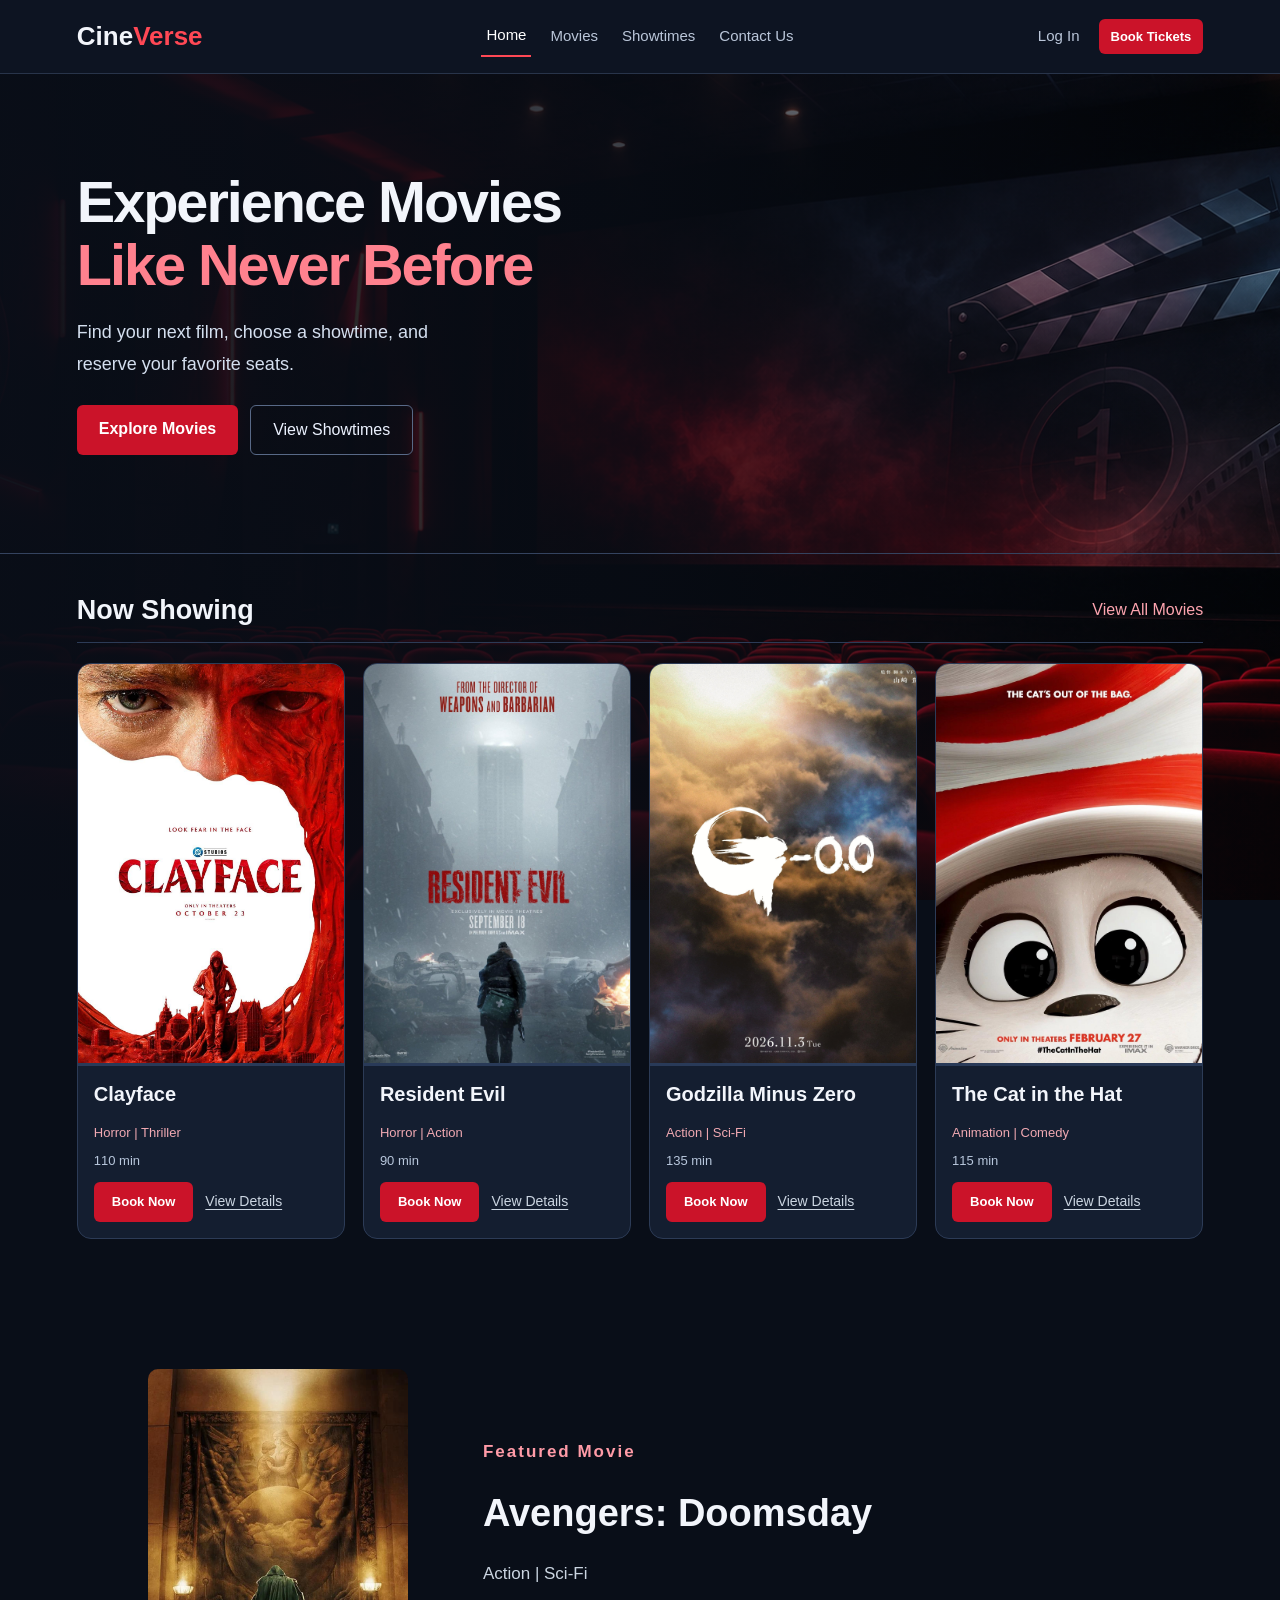
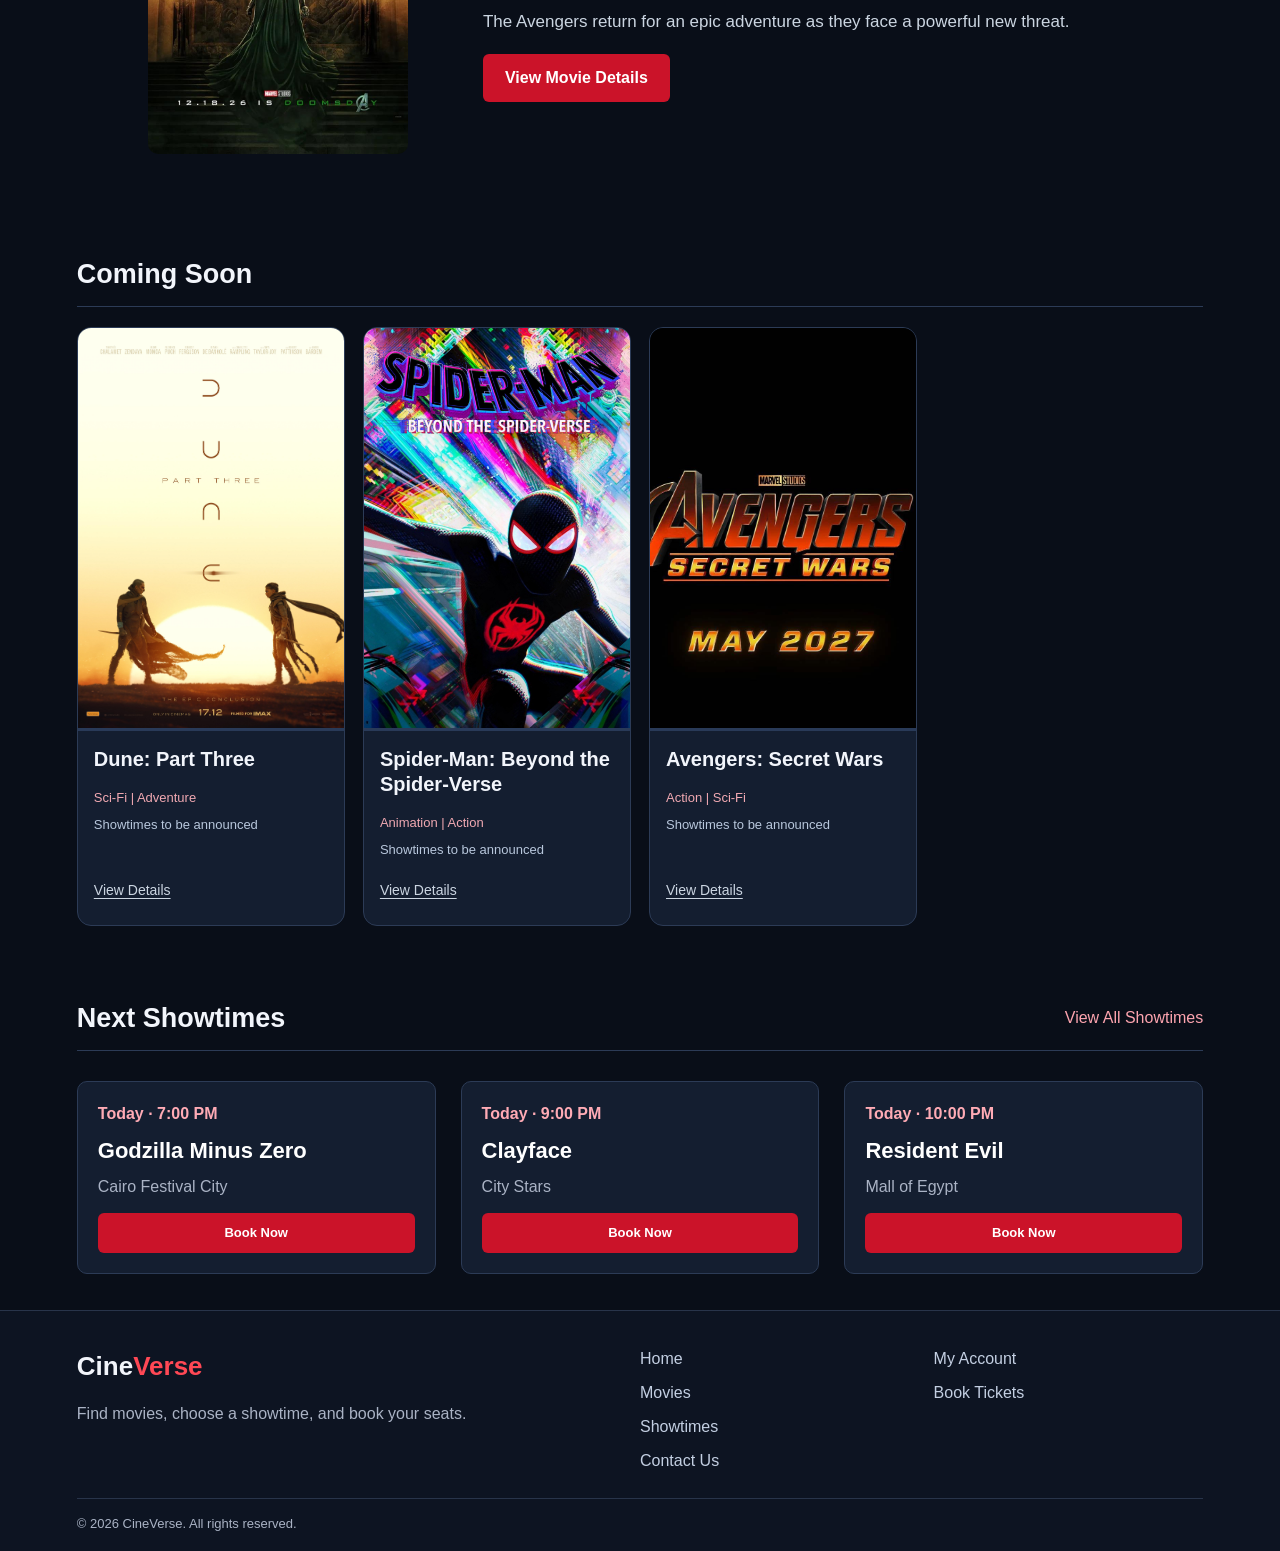
<file: index.html>
<!DOCTYPE html>
<html lang="en">

<head>
    <meta charset="UTF-8">
    <meta name="viewport" content="width=device-width, initial-scale=1.0">
    <title>CineVerse | Home</title>

    <link rel="stylesheet" href="css/style.css?v=7">
    <link rel="stylesheet" href="css/responsive.css?v=3">

    <script src="js/catalog.js?v=4"></script>
    <script src="js/account.js?v=13" defer></script>
    <link rel="stylesheet" href="css/cinema.css?v=9">
</head>

<body class="cinema-site cinema-home">

    <header class="navbar cinema-nav">
        <a class="logo cinema-logo" href="index.html">Cine<span>Verse</span></a>
        <nav class="nav-links" aria-label="Main navigation">
            <a href="index.html">Home</a>
            <a href="movies.html">Movies</a>
            <a href="showtimes.html">Showtimes</a>
            <a href="contact.html">Contact Us</a>
        </nav>
        <div class="cinema-nav-actions">
            <a class="nav-account" href="account.html" data-account-link>Log In</a>
            <a class="nav-button" href="booking.html">Book Tickets</a>
        </div>
    </header>

    <!-- Hero Section -->
    <div class="hero">

        <div class="hero-content">

            <h1>Experience Movies <span>Like Never Before</span></h1>

            <p class="hero-description">
                Find your next film, choose a showtime, and reserve your favorite seats.
            </p>

            <div class="hero-actions">
                <a href="movies.html#movies" class="main-button">Explore Movies</a>
                <a href="showtimes.html" class="second-button">View Showtimes</a>
            </div>

        </div>

    </div>


    <!-- Now Showing Section -->
    <div class="movies-section">

        <div class="section-heading">
            <h2>Now Showing</h2>
            <a href="movies.html">View All Movies</a>
        </div>

        <div class="movie-container" data-movie-list="Now Showing"></div>

    </div>


    <!-- Featured Movie Section -->
    <div class="featured-section" data-featured-movie="5">

        <div class="featured-container">

            <img src="images/movie5.jpg" alt="Avengers Doomsday">

            <div class="featured-info">

                <p class="hero-label">Featured Movie</p>

                <h2>Avengers: Doomsday</h2>

                <p>Action | Sci-Fi | Adventure</p>

                <p>
                    The Avengers return for an epic new adventure
                    as they face a powerful new threat.
                    Get ready for an unforgettable cinema experience.
                </p>

                <a href="movie-details.html?id=5" class="main-button">
                    View Movie Details
                </a>

            </div>

        </div>

    </div>


    <!-- Coming Soon Section -->
    <div class="movies-section coming-soon">

        <div class="section-heading">
            <h2>Coming Soon</h2>
        </div>

        <div class="movie-container" data-movie-list="Coming Soon"></div>

    </div>


    <section class="showtimes-section">
        <div class="section-heading">
            <h2>Next Showtimes</h2>
            <a href="showtimes.html">View All Showtimes</a>
        </div>
        <div class="showtimes-container" id="homeShowtimes"></div>
        <template id="homeShowtimeCard">
            <article class="showtime-card">
                <p class="home-screening-time"></p>
                <h3></h3>
                <p class="home-screening-cinema"></p>
                <a class="movie-button">Book Now</a>
            </article>
        </template>
    </section>

    <footer class="footer cinema-footer">
        <div class="cinema-footer-inner">
            <div class="footer-brand">
                <a class="logo cinema-logo" href="index.html">Cine<span>Verse</span></a>
                <p>Find movies, choose a showtime, and book your seats.</p>
            </div>
            <div class="footer-links">
                <a href="index.html">Home</a>
                <a href="movies.html">Movies</a>
                <a href="showtimes.html">Showtimes</a>
                <a href="contact.html">Contact Us</a>
            </div>
            <div class="footer-account">
                <a href="account.html">My Account</a>
                <a href="booking.html">Book Tickets</a>
            </div>
        </div>
        <p class="cinema-copyright">© 2026 CineVerse. All rights reserved.</p>
    </footer>

    <script src="js/booking-records.js?v=8"></script>
    <script src="js/screening-schedule.js"></script>
    <script src="js/catalog-display.js?v=5"></script>
</body>

</html>
</file>
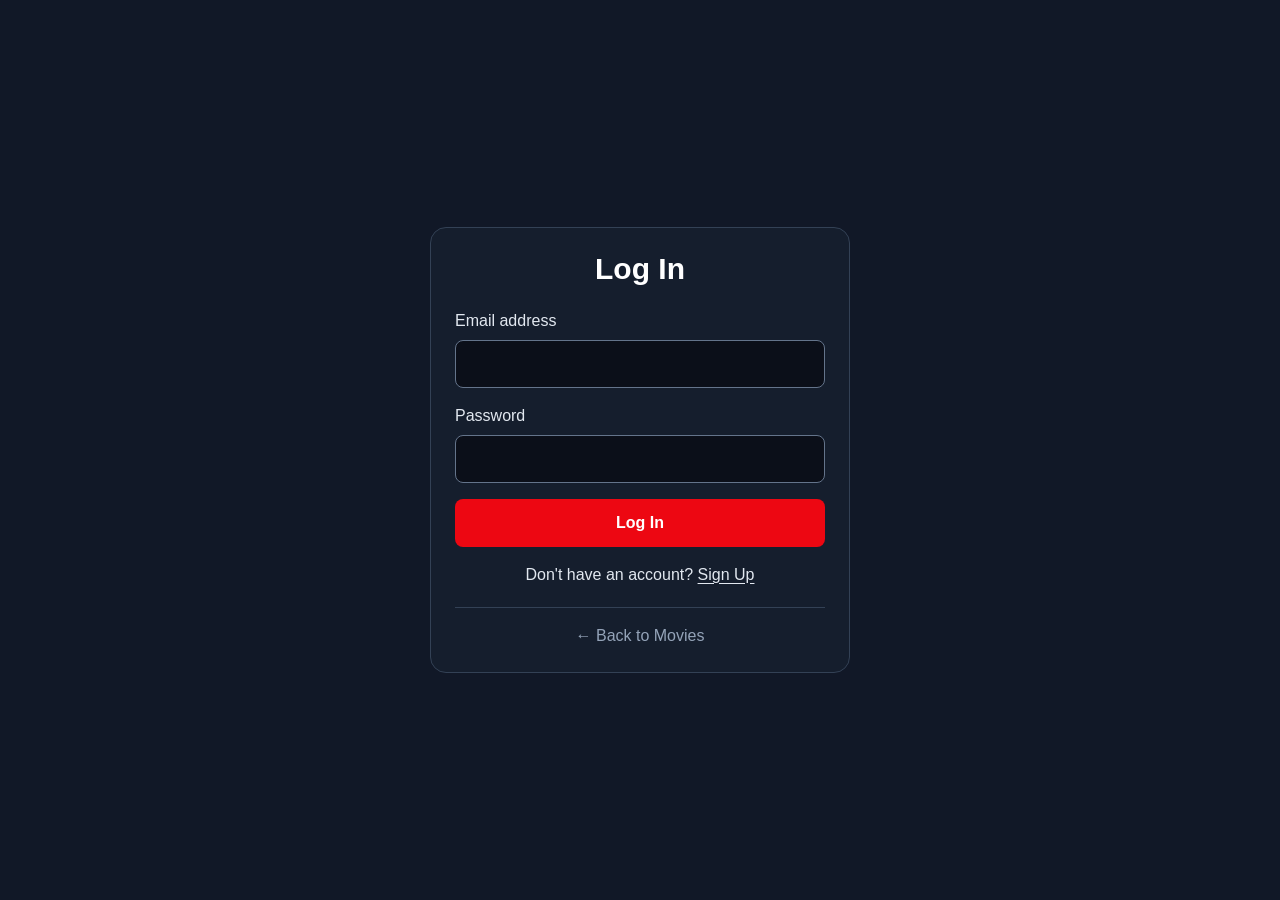
<file: account.html>
<!DOCTYPE html>
<html lang="en">
<head>
    <meta charset="UTF-8">
    <meta name="viewport" content="width=device-width, initial-scale=1.0">
    <title>CineVerse | Account</title>
    <link rel="stylesheet" href="css/style.css?v=7">
    <link rel="stylesheet" href="css/responsive.css?v=3">
    <script src="js/field-validation.js?v=3" defer></script>
    <script src="js/account.js?v=13" defer></script>
    <link rel="stylesheet" href="css/cinema.css?v=9">
    <link rel="stylesheet" href="css/account.css?v=13">
    <link rel="stylesheet" href="css/field-validation.css">
</head>
<body class="account-entry cinema-site">
    <header class="navbar cinema-nav">
        <a class="logo cinema-logo" href="index.html">Cine<span>Verse</span></a>
        <nav class="nav-links" aria-label="Main navigation">
            <a href="index.html">Home</a>
            <a href="movies.html">Movies</a>
            <a href="showtimes.html">Showtimes</a>
            <a href="contact.html">Contact Us</a>
        </nav>
        <div class="cinema-nav-actions">
            <a class="nav-account" href="account.html" data-account-link>Log In</a>
            <a class="nav-button" href="booking.html">Book Tickets</a>
        </div>
    </header>

    <main class="account-card">
        <h1 id="accountTitle">Log In</h1>
        <form id="accountForm" novalidate>
            <div id="signupName" hidden>
                <label for="accountName">Full name</label>
                <input id="accountName" autocomplete="name" maxlength="80" aria-describedby="accountNameError">
                <p id="accountNameError" class="field-error" role="alert"></p>
            </div>

            <label for="accountEmail">Email address</label>
            <input id="accountEmail" type="email" autocomplete="username" maxlength="254" aria-describedby="accountEmailError" required>
            <p id="accountEmailError" class="field-error" role="alert"></p>

            <label for="accountPassword">Password</label>
            <input id="accountPassword" type="password" autocomplete="current-password" maxlength="128" aria-describedby="accountPasswordError" required>
            <p id="accountPasswordError" class="field-error" role="alert"></p>
            <p class="account-note" id="passwordHint" hidden>Use at least 8 characters, including a letter and a number.</p>

            <div id="signupConfirmation" hidden>
                <label for="accountConfirmation">Confirm password</label>
                <input id="accountConfirmation" type="password" autocomplete="new-password" maxlength="128" aria-describedby="accountConfirmationError">
                <p id="accountConfirmationError" class="field-error" role="alert"></p>
            </div>

            <p id="accountError" class="account-error" role="alert"></p>
            <button id="accountSubmit" class="main-button" type="submit">Log In</button>
        </form>

        <div id="accountOptions">
            <p id="signupLink">Don't have an account? <a href="account.html?mode=signup">Sign Up</a></p>
            <p id="signupLogin" hidden><a href="account.html">Already have an account? Log in</a></p>
            <a class="back-to-movies" href="movies.html#movies"><span aria-hidden="true">←</span> Back to Movies</a>
        </div>

        <div id="accountProfile" hidden>
            <div class="account-profile-header">
                <span id="accountInitial" class="profile-initial" aria-hidden="true"></span>
                <div class="profile-details">
                    <h2 id="accountProfileName"></h2>
                    <p id="accountProfileEmail"></p>
                </div>
            </div>
            <section class="account-settings-group" aria-labelledby="accountSettingsTitle">
                <h3 id="accountSettingsTitle">Account Settings</h3>
                <details id="editProfile" class="account-settings">
                    <summary>Edit Profile</summary>
                    <form id="editProfileForm" novalidate>
                        <label for="profileName">Display name</label>
                        <input id="profileName" autocomplete="name" maxlength="80" aria-describedby="profileNameError" required>
                        <p id="profileNameError" class="field-error" role="alert"></p>

                        <label for="profileEmail">Email address</label>
                        <input id="profileEmail" type="email" autocomplete="email" maxlength="254" aria-describedby="profileEmailError" required>
                        <p id="profileEmailError" class="field-error" role="alert"></p>
                        <p id="profileError" class="account-error" role="alert"></p>
                        <button id="profileSubmit" class="main-button" type="submit">Save Profile</button>
                    </form>
                </details>
                <p id="profileStatus" class="account-status" role="status"></p>

                <details id="changePassword" class="account-settings" hidden>
                    <summary>Change Password</summary>
                    <form id="changePasswordForm" novalidate>
                        <label for="currentPassword">Current password</label>
                        <input id="currentPassword" type="password" autocomplete="current-password" maxlength="128" aria-describedby="currentPasswordError" required>
                        <p id="currentPasswordError" class="field-error" role="alert"></p>

                        <label for="newPassword">New password</label>
                        <input id="newPassword" type="password" autocomplete="new-password" maxlength="128" aria-describedby="newPasswordError newPasswordHint" required>
                        <p id="newPasswordError" class="field-error" role="alert"></p>
                        <p class="account-note" id="newPasswordHint">Use at least 8 characters, including a letter and a number.</p>

                        <label for="newPasswordConfirmation">Confirm new password</label>
                        <input id="newPasswordConfirmation" type="password" autocomplete="new-password" maxlength="128" aria-describedby="newPasswordConfirmationError" required>
                        <p id="newPasswordConfirmationError" class="field-error" role="alert"></p>

                        <p id="changePasswordError" class="account-error" role="alert"></p>
                        <button id="changePasswordSubmit" class="main-button" type="submit">Update Password</button>
                    </form>
                </details>
                <p id="changePasswordStatus" class="account-status" role="status"></p>
            </section>
            <button id="accountLogout" class="account-logout" type="button">Log Out</button>
        </div>

        <section id="booking-history" class="booking-history" hidden>
            <h2>My Tickets</h2>
            <div id="bookingHistoryEmpty" class="ticket-empty-state" hidden>
                <h3>No tickets yet</h3>
                <p>Once you book a screening, your tickets will appear here.</p>
                <a href="movies.html#movies" class="main-button ticket-empty-action">Explore Movies</a>
            </div>
            <p id="bookingHistoryError" class="account-error" role="alert" hidden></p>
            <section class="next-booking" id="nextBookingSection" hidden>
                <h3>Your Next Screening</h3>
                <div id="nextBooking"></div>
            </section>
            <section id="upcomingBookingsSection" hidden>
                <h3>Upcoming</h3>
                <div class="booking-history-list" id="upcomingBookings"></div>
            </section>
            <section id="previousBookingsSection" hidden>
                <h3>Previous</h3>
                <div class="booking-history-list" id="previousBookings"></div>
            </section>
        </section>

        <template id="bookingHistoryCard">
            <article class="history-ticket">
                <img alt="" width="85" height="120">
                <div class="history-ticket-details">
                    <span class="history-ticket-status"></span>
                    <h4></h4>
                    <p class="history-ticket-screening"></p>
                    <p class="history-ticket-seats"></p>
                    <p class="history-ticket-reference"></p>
                    <p class="history-ticket-total"></p>
                    <a class="history-ticket-link account-secondary-button">View Ticket</a>
                </div>
            </article>
        </template>
    </main>
    <footer class="footer cinema-footer">
        <div class="cinema-footer-inner">
            <div class="footer-brand">
                <a class="logo cinema-logo" href="index.html">Cine<span>Verse</span></a>
                <p>Find movies, choose a showtime, and book your seats.</p>
            </div>
            <div class="footer-links">
                <a href="index.html">Home</a>
                <a href="movies.html">Movies</a>
                <a href="showtimes.html">Showtimes</a>
                <a href="contact.html">Contact Us</a>
            </div>
            <div class="footer-account">
                <a href="account.html">My Account</a>
                <a href="booking.html">Book Tickets</a>
            </div>
        </div>
        <p class="cinema-copyright">© 2026 CineVerse. All rights reserved.</p>
    </footer>

    <script src="js/catalog.js?v=4"></script>
    <script src="js/booking-records.js?v=8"></script>
    <script src="js/booking-history.js?v=4" defer></script>
</body>
</html>
</file>
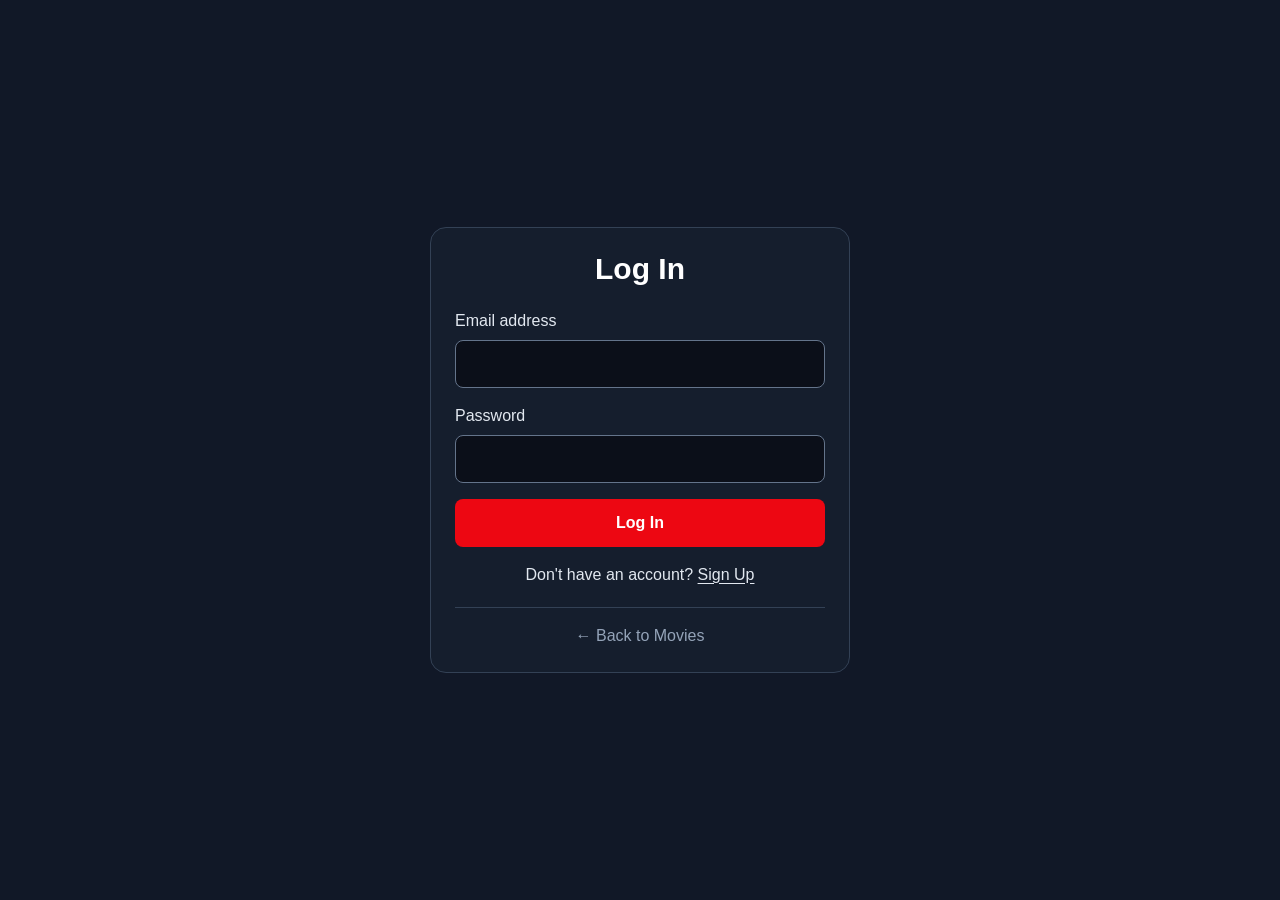
<file: admin-login.html>
<!DOCTYPE html>
<html lang="en">
<head>
    <meta charset="UTF-8">
    <meta name="viewport" content="width=device-width, initial-scale=1.0">
    <meta http-equiv="refresh" content="0; url=account.html">
    <title>CineVerse | Log In</title>
</head>
<body>
    <a href="account.html">Log In</a>
</body>
</html>
</file>
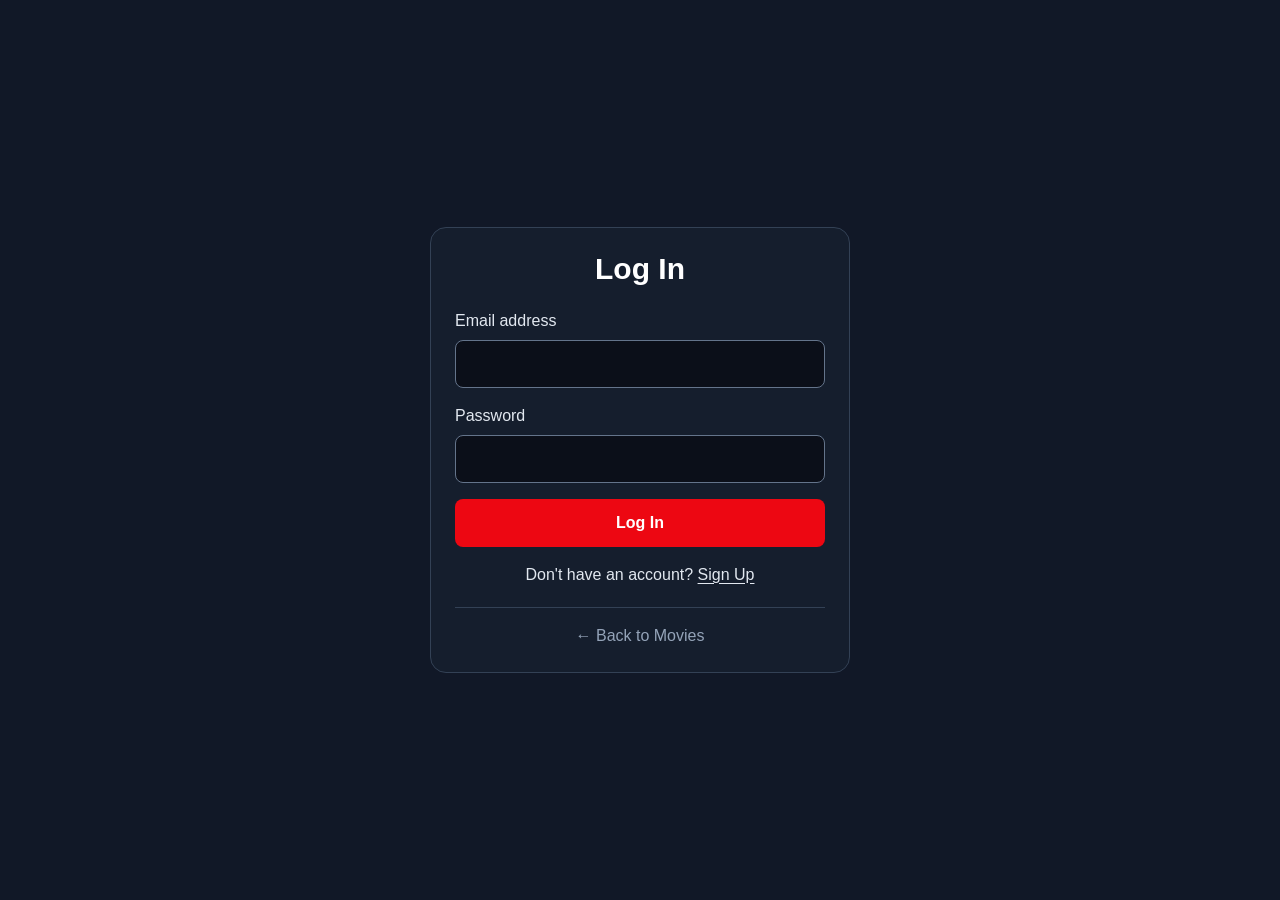
<file: admin.html>
<!DOCTYPE html>
<html lang="en">
<head>
    <meta charset="UTF-8">
    <meta name="viewport" content="width=device-width, initial-scale=1.0">

    <title>Admin Dashboard - CineVerse</title>

    <link rel="stylesheet" href="css/admin.css?v=7">
    <link rel="stylesheet" href="css/field-validation.css">
</head>

<body class="admin-dashboard-page" hidden>

    <!-- Sidebar -->

    <div class="admin-sidebar">

        <div class="sidebar-logo">
            <h2><a href="index.html">Cine<span>Verse</span></a></h2>
            <p>ADMIN PANEL</p>
        </div>

        <nav class="sidebar-links" aria-label="Admin navigation">

            <button class="sidebar-link active" id="dashboardButton">
                Dashboard
            </button>

            <button class="sidebar-link" id="moviesButton">
                Manage Movies
            </button>

            <button class="sidebar-link" id="bookingsButton">
                Manage Bookings
            </button>

            <button class="sidebar-link" id="accountsButton">
                Manage Accounts
            </button>

        </nav>

        <div class="sidebar-bottom">

            <button id="logoutButton" class="logout-button">
                Logout
            </button>

        </div>

    </div>


    <!-- Main Content -->

    <div class="admin-main">

        <!-- Top Bar -->

        <div class="admin-topbar">

            <div>
                <h1 id="pageTitle">Dashboard</h1>
                <p>Welcome back, Admin!</p>
            </div>

            <div class="admin-profile">
                <span class="profile-circle">A</span>
                <span>Administrator</span>
            </div>

        </div>


        <!-- Dashboard Section -->

        <div id="dashboardSection" class="admin-section">

            <h2>Overview</h2>

            <div class="stats-container">

                <div class="stat-card">
                    <p>Total Movies</p>
                    <h2 id="totalMovies">0</h2>
                    <span>Movies in CineVerse</span>
                </div>

                <div class="stat-card">
                    <p>Total Bookings</p>
                    <h2 id="totalBookings">0</h2>
                    <span>Confirmed reservations</span>
                </div>

                <div class="stat-card">
                    <p>Booking Value</p>
                    <h2 id="totalRevenue">0 EGP</h2>
                    <span>Payable at the cinema</span>
                </div>

                <div class="stat-card">
                    <p>Tickets Booked</p>
                    <h2 id="ticketsSold">0</h2>
                    <span>Total selected seats</span>
                </div>

                <div class="stat-card">
                    <p>Today's Bookings</p>
                    <h2 id="todayBookings">0</h2>
                    <span>Confirmed today</span>
                </div>

                <div class="stat-card">
                    <p>Cancelled Bookings</p>
                    <h2 id="cancelledBookings">0</h2>
                    <span>Kept in booking history</span>
                </div>

            </div>


            <!-- Recent Bookings -->

            <div class="admin-panel">

                <h2>Recent Bookings</h2>

                <div class="table-container">

                    <table>
                        <thead>
                            <tr>
                                <th>Reference</th>
                                <th>Customer</th>
                                <th>Movie</th>
                                <th>Seats</th>
                                <th>Total</th>
                                <th>Status</th>
                            </tr>
                        </thead>

                        <tbody id="recentBookingsTable">
                            <tr>
                                <td colspan="6">No bookings yet.</td>
                            </tr>
                        </tbody>
                    </table>

                </div>

            </div>

        </div>


        <!-- Manage Movies Section -->

        <div id="moviesSection" class="admin-section" style="display: none;">

            <div class="section-header">
                <h2>Manage Movies</h2>

                <button id="addMovieButton" class="admin-red-button">
                    + Add Movie
                </button>
            </div>


            <!-- Movie Form -->

            <div id="movieFormContainer" class="admin-panel" style="display: none;">

                <h2 id="movieFormTitle">Add Movie</h2>

                <form id="movieForm" novalidate>

                    <input type="hidden" id="editMovieId">

                    <div class="movie-form-grid">
                        <div class="movie-form-field">
                            <label for="movieTitle">Movie Title</label>
                            <input type="text" id="movieTitle" maxlength="100" placeholder="Enter movie title" aria-describedby="movieTitleError">
                            <p id="movieTitleError" class="field-error" role="alert"></p>
                        </div>

                        <div class="movie-form-field">
                            <label for="movieGenre">Genre</label>
                            <input type="text" id="movieGenre" maxlength="100" placeholder="Action, Drama, Horror..." aria-describedby="movieGenreError">
                            <p id="movieGenreError" class="field-error" role="alert"></p>
                        </div>

                        <div class="movie-form-field">
                            <label for="movieDuration">Duration (minutes)</label>
                            <input type="number" id="movieDuration" min="1" max="600" placeholder="120" aria-describedby="movieDurationError">
                            <p id="movieDurationError" class="field-error" role="alert"></p>
                        </div>

                        <div class="movie-form-field">
                            <label for="movieRating">Age Rating</label>
                            <select id="movieRating">
                                <option value="">Not rated</option>
                                <option value="G">G</option>
                                <option value="PG">PG</option>
                                <option value="PG-13">PG-13</option>
                                <option value="R">R</option>
                            </select>
                        </div>

                        <div class="movie-form-field">
                            <label for="moviePoster">Poster Image</label>
                            <input type="file" id="moviePoster" accept="image/jpeg,image/png,image/webp,image/gif,image/avif" aria-describedby="moviePosterHint moviePosterError">
                            <p id="moviePosterError" class="field-error" role="alert"></p>
                            <p id="moviePosterHint" class="poster-upload-hint">JPG, PNG, WebP, GIF, or AVIF up to 1 MB.</p>
                            <button type="button" id="clearMoviePoster" class="admin-gray-button" hidden>Clear Selection</button>
                            <img id="moviePosterPreview" class="movie-poster-preview" alt="Poster preview" hidden>
                        </div>

                        <div class="movie-form-field">
                            <label for="movieDescription">Description</label>
                            <input type="text" id="movieDescription" maxlength="400" placeholder="Enter a short description">
                        </div>

                        <div class="movie-form-field">
                            <label for="movieStatus">Movie Status</label>
                            <select id="movieStatus">
                                <option value="Now Showing">Now Showing</option>
                                <option value="Coming Soon">Coming Soon</option>
                            </select>
                        </div>

                    </div>

                    <p id="movieFormError" class="admin-error" role="alert"></p>

                    <div class="form-buttons">
                        <button type="submit" id="movieSubmitButton" class="admin-red-button">
                            Add Movie
                        </button>

                        <button type="button" id="cancelMovieButton" class="admin-gray-button">
                            Cancel
                        </button>
                    </div>

                </form>

            </div>


            <!-- Movies Table -->

            <div class="admin-panel">

                <h2>Movie List</h2>
                <p id="movieListError" class="admin-error" role="alert"></p>

                <div class="table-container">

                    <table>
                        <thead>
                            <tr>
                                <th>Poster</th>
                                <th>Title</th>
                                <th>Genre</th>
                                <th>Status</th>
                                <th>Actions</th>
                            </tr>
                        </thead>

                        <tbody id="adminMoviesTable">
                            <tr>
                                <td colspan="5">Loading movies...</td>
                            </tr>
                        </tbody>
                    </table>

                </div>

            </div>

        </div>


        <!-- Manage Bookings Section -->

        <div id="bookingsSection" class="admin-section" style="display: none;">

            <h2>Manage Bookings</h2>

            <div class="admin-panel">
                <div class="admin-booking-filters" role="search" aria-label="Filter bookings">
                    <label>Reference or customer
                        <input id="adminBookingSearch" type="search" placeholder="Search bookings">
                    </label>
                    <label>Movie
                        <select id="adminBookingMovie"><option value="">All movies</option></select>
                    </label>
                    <label>Customer account
                        <select id="adminBookingCustomer"><option value="">All customers</option></select>
                    </label>
                    <label>Cinema
                        <select id="adminBookingCinema"><option value="">All cinemas</option></select>
                    </label>
                    <label>Status
                        <select id="adminBookingStatus">
                            <option value="">All statuses</option>
                            <option value="confirmed">Confirmed</option>
                            <option value="cancelled">Cancelled</option>
                        </select>
                    </label>
                </div>
                <p id="adminBookingStatusMessage" role="status"></p>
                <p id="adminBookingError" class="admin-error" role="alert"></p>

                <div class="table-container">

                    <table>
                        <thead>
                            <tr>
                                <th>Reference</th>
                                <th>Customer</th>
                                <th>Movie</th>
                                <th>Cinema</th>
                                <th>Date</th>
                                <th>Time</th>
                                <th>Seats</th>
                                <th>Total</th>
                                <th>Status</th>
                                <th>Actions</th>
                            </tr>
                        </thead>

                        <tbody id="adminBookingsTable">
                            <tr>
                                <td colspan="10">No bookings yet.</td>
                            </tr>
                        </tbody>
                    </table>

                </div>

            </div>

        </div>

        <div id="accountsSection" class="admin-section" style="display: none;">
            <div class="admin-panel">
                <h2>Customer Accounts</h2>
                <div class="admin-booking-filters admin-account-search">
                    <label>Search customers
                        <input id="adminAccountSearch" type="search" placeholder="Name or email">
                    </label>
                </div>
                <p id="adminAccountStatus" role="status"></p>
                <p id="adminAccountError" class="admin-error" role="alert"></p>
                <div class="table-container">
                    <table>
                        <thead>
                            <tr>
                                <th>Name</th>
                                <th>Email</th>
                                <th>Status</th>
                                <th>Bookings</th>
                                <th>Actions</th>
                            </tr>
                        </thead>
                        <tbody id="adminAccountsTable"></tbody>
                    </table>
                </div>
            </div>
        </div>
    </div>

    <dialog id="adminBookingDetails" class="booking-dialog" aria-labelledby="adminBookingDetailsTitle">
        <h2 id="adminBookingDetailsTitle">Booking Details</h2>
        <dl id="adminBookingDetailsList"></dl>
        <form method="dialog"><button class="admin-gray-button">Close</button></form>
    </dialog>

    <script src="js/catalog.js?v=4"></script>
    <script src="js/booking-records.js?v=8"></script>
    <script src="js/account.js?v=13"></script>
    <script src="js/field-validation.js?v=3"></script>
    <script src="js/admin.js?v=9"></script>

</body>
</html>
</file>
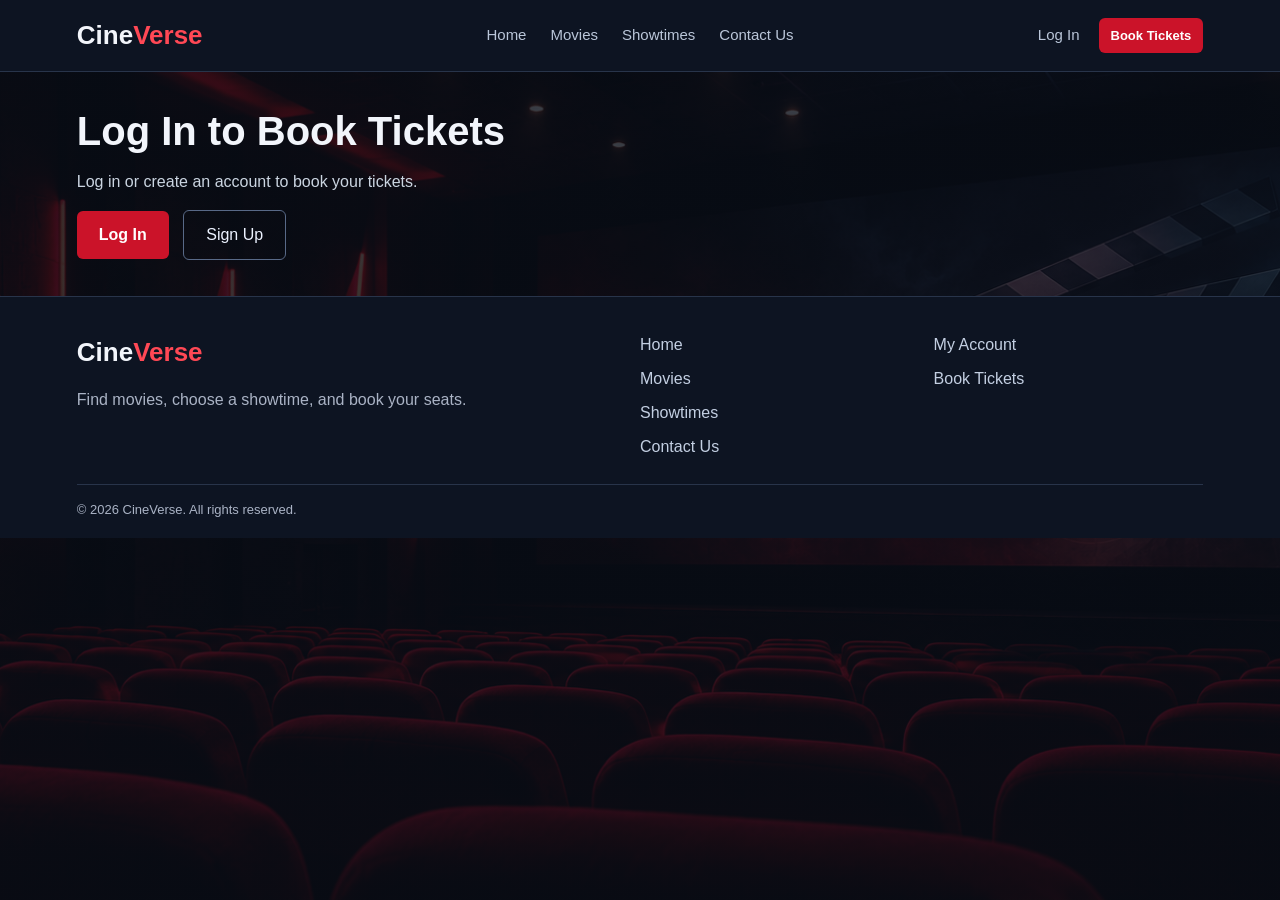
<file: booking.html>
<!DOCTYPE html>
<html lang="en">

<head>
    <meta charset="UTF-8">
    <meta name="viewport" content="width=device-width, initial-scale=1.0">

    <title>CineVerse | Book Tickets</title>

    <link rel="stylesheet" href="css/style.css?v=7">
    <link rel="stylesheet" href="css/responsive.css?v=3">
    <script src="js/account.js?v=13" defer></script>
    <link rel="stylesheet" href="css/cinema.css?v=9">
    <link rel="stylesheet" href="css/field-validation.css">
</head>

<body class="cinema-site">

    <header class="navbar cinema-nav">
        <a class="logo cinema-logo" href="index.html">Cine<span>Verse</span></a>
        <nav class="nav-links" aria-label="Main navigation">
            <a href="index.html">Home</a>
            <a href="movies.html">Movies</a>
            <a href="showtimes.html">Showtimes</a>
            <a href="contact.html">Contact Us</a>
        </nav>
        <div class="cinema-nav-actions">
            <a class="nav-account" href="account.html" data-account-link>Log In</a>
            <a class="nav-button" href="booking.html">Book Tickets</a>
        </div>
    </header>

    <!-- Booking Page -->
    <div class="booking-section" id="bookingAccountPrompt" hidden>
        <h1>Log In to Book Tickets</h1>
        <p>Log in or create an account to book your tickets.</p>
        <a id="bookingLogIn" class="main-button" href="account.html">Log In</a>
        <a id="bookingSignUp" class="second-button" href="account.html?mode=signup">Sign Up</a>
    </div>

    <div class="booking-section" data-booking-account-required="booking.html" hidden>

        <h1>Book Your Tickets</h1>
        <ol class="booking-steps" aria-label="Booking progress">
            <li id="screeningStep" aria-current="step">Screening</li>
            <li id="seatsStep">Seats</li>
            <li>Checkout</li>
        </ol>

        <p>
            Choose your movie, screening time,
            and preferred seats.
        </p>
        <p class="ticket-price">Ticket Price: <strong id="ticketPrice">150</strong> EGP per seat</p>


        <div class="booking-layout">
            <div class="booking-workspace">
                <!-- Booking Information -->
                <div class="booking-info">

                    <h2>Booking Details</h2>

                    <div class="screening-fields" id="screeningFields">
                        <div>
                            <label for="bookingMovie">Movie:</label>

                            <select id="bookingMovie" aria-describedby="bookingMovieError">
                                <option value="">Select Movie</option>
                            </select>
                            <p id="bookingMovieError" class="field-error" role="alert"></p>
                        </div>


                        <div>
                            <label for="bookingCinema">Cinema:</label>

                            <select id="bookingCinema" aria-describedby="bookingCinemaError" required disabled>
                                <option value="" selected>Select a Cinema</option>
                            </select>
                            <p id="bookingCinemaError" class="field-error" role="alert"></p>
                        </div>


                        <div>
                            <label for="bookingDate">Date:</label>

                            <input type="date" id="bookingDate" aria-describedby="bookingDateError" required disabled>
                            <p id="bookingDateError" class="field-error" role="alert"></p>
                        </div>


                        <div>
                            <label for="bookingTime">Time:</label>

                            <select id="bookingTime" aria-describedby="bookingTimeError" required disabled>
                                <option value="" selected>Select a Showtime</option>
                            </select>
                            <p id="bookingTimeError" class="field-error" role="alert"></p>
                        </div>
                    </div>

                </div>


                <!-- Seat Selection -->
                <p id="seatPrompt">Choose a movie, cinema, date, and time to see available seats.</p>
                <div class="seat-section" id="seatSection" hidden>

                    <h2>Choose Your Seats</h2>

                    <div class="cinema-screen">
                        SCREEN
                    </div>

                    <div class="seat-container">

                        <!-- Row A -->
                        <div class="seat-row">

                            <span>A</span>

                            <button class="seat" type="button">A1</button>
                            <button class="seat" type="button">A2</button>
                            <button class="seat" type="button">A3</button>
                            <button class="seat" type="button">A4</button>
                            <button class="seat" type="button">A5</button>
                            <button class="seat" type="button">A6</button>

                        </div>


                        <!-- Row B -->
                        <div class="seat-row">

                            <span>B</span>

                            <button class="seat" type="button">B1</button>
                            <button class="seat" type="button">B2</button>
                            <button class="seat" type="button">B3</button>
                            <button class="seat" type="button">B4</button>
                            <button class="seat" type="button">B5</button>
                            <button class="seat" type="button">B6</button>

                        </div>


                        <!-- Row C -->
                        <div class="seat-row">

                            <span>C</span>

                            <button class="seat" type="button">C1</button>
                            <button class="seat" type="button">C2</button>
                            <button class="seat" type="button">C3</button>
                            <button class="seat" type="button">C4</button>
                            <button class="seat" type="button">C5</button>
                            <button class="seat" type="button">C6</button>

                        </div>


                        <!-- Row D -->
                        <div class="seat-row">

                            <span>D</span>

                            <button class="seat" type="button">D1</button>
                            <button class="seat" type="button">D2</button>
                            <button class="seat" type="button">D3</button>
                            <button class="seat" type="button">D4</button>
                            <button class="seat" type="button">D5</button>
                            <button class="seat" type="button">D6</button>

                        </div>

                    </div>


                    <div class="seat-legend">
                        <span><i class="seat-key available-key" aria-hidden="true"></i> Available</span>
                        <span><i class="seat-key selected-key" aria-hidden="true"></i> Selected</span>
                        <span><i class="seat-key booked-key" aria-hidden="true"></i> Booked</span>
                    </div>
                    <p id="seatAvailability" class="seat-availability" role="status"></p>
                    <p id="bookingError" class="field-error" role="alert" tabindex="-1"></p>

                </div>
            </div>


            <!-- Booking Summary -->
            <aside class="booking-summary">

                <h2>Booking Summary</h2>
                <p>
                    Selected Seats:
                    <span id="selectedSeats">None</span>
                </p>

                <div class="booking-summary-actions">
                    <div class="booking-summary-total" aria-live="polite">
                        <span>Tickets: <strong id="ticketQuantity">0</strong></span>
                        <strong class="booking-total"><span id="totalPrice">0</span> EGP</strong>
                    </div>
                    <button type="button" class="main-button" id="continueToCheckout">Continue to Checkout</button>
                </div>


            </aside>
        </div>

    </div>


    <footer class="footer cinema-footer">
        <div class="cinema-footer-inner">
            <div class="footer-brand">
                <a class="logo cinema-logo" href="index.html">Cine<span>Verse</span></a>
                <p>Find movies, choose a showtime, and book your seats.</p>
            </div>
            <div class="footer-links">
                <a href="index.html">Home</a>
                <a href="movies.html">Movies</a>
                <a href="showtimes.html">Showtimes</a>
                <a href="contact.html">Contact Us</a>
            </div>
            <div class="footer-account">
                <a href="account.html">My Account</a>
                <a href="booking.html">Book Tickets</a>
            </div>
        </div>
        <p class="cinema-copyright">© 2026 CineVerse. All rights reserved.</p>
    </footer>

    <script src="js/catalog.js?v=4"></script>
    <script src="js/booking-records.js?v=8"></script>
    <script src="js/screening-schedule.js"></script>
    <script src="js/field-validation.js?v=3"></script>
    <script src="js/booking.js?v=12" defer></script>

</body>

</html>
</file>
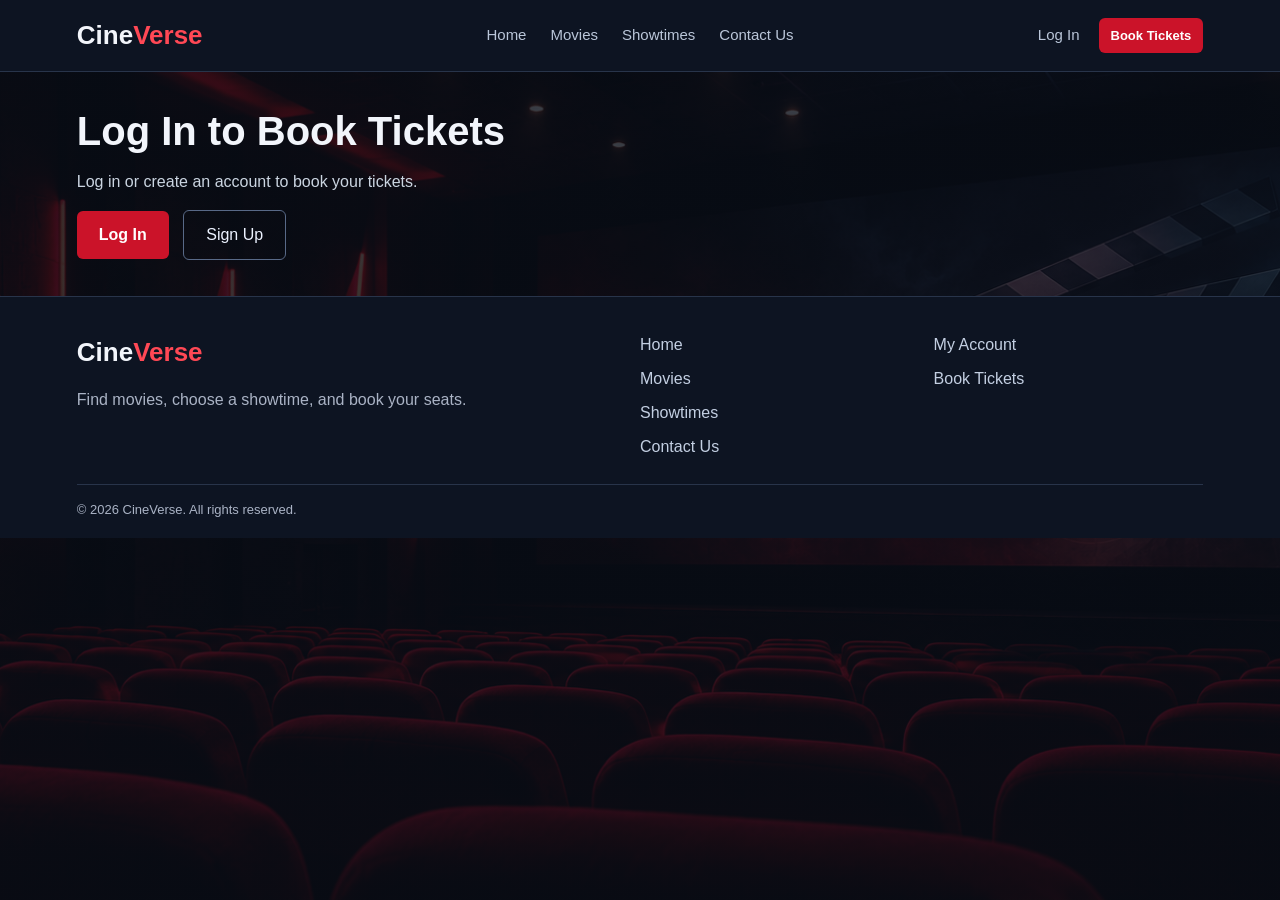
<file: checkout.html>
<!DOCTYPE html>
<html lang="en">

<head>
    <meta charset="UTF-8">
    <meta name="viewport" content="width=device-width, initial-scale=1.0">

    <title>CineVerse | Checkout</title>

    <link rel="stylesheet" href="css/style.css?v=7">
    <link rel="stylesheet" href="css/responsive.css?v=3">

    <script src="js/account.js?v=13" defer></script>
    <link rel="stylesheet" href="css/cinema.css?v=9">
    <link rel="stylesheet" href="css/field-validation.css">
</head>

<body class="cinema-site">

    <header class="navbar cinema-nav">
        <a class="logo cinema-logo" href="index.html">Cine<span>Verse</span></a>
        <nav class="nav-links" aria-label="Main navigation">
            <a href="index.html">Home</a>
            <a href="movies.html">Movies</a>
            <a href="showtimes.html">Showtimes</a>
            <a href="contact.html">Contact Us</a>
        </nav>
        <div class="cinema-nav-actions">
            <a class="nav-account" href="account.html" data-account-link>Log In</a>
            <a class="nav-button" href="booking.html">Book Tickets</a>
        </div>
    </header>

    <!-- Checkout Page -->
    <div class="booking-section" id="bookingAccountPrompt" hidden>
        <h1>Log In to Book Tickets</h1>
        <p>Log in or create an account to book your tickets.</p>
        <a id="bookingLogIn" class="main-button" href="account.html">Log In</a>
        <a id="bookingSignUp" class="second-button" href="account.html?mode=signup">Sign Up</a>
    </div>

    <div class="checkout-section" data-booking-account-required="checkout.html" hidden>

        <h1>Complete Your Booking</h1>
        <ol class="booking-steps" aria-label="Booking progress">
            <li>Screening</li>
            <li>Seats</li>
            <li aria-current="step">Checkout</li>
        </ol>

        <p>
            Review your booking details and enter your
            information to confirm your tickets.
        </p>


        <div class="checkout-container">

            <!-- Customer Information -->
            <form class="customer-info" id="checkoutForm" novalidate>

                <h2>Customer Information</h2>

                <label for="customerName">Full Name</label>

                <input
                    type="text"
                    id="customerName"
                    aria-describedby="customerNameError"
                    autocomplete="name"
                    maxlength="80"
                    placeholder="Enter your full name">
                <p id="customerNameError" class="field-error" role="alert"></p>


                <label for="customerEmail">Email Address</label>

                <input
                    type="email"
                    id="customerEmail"
                    aria-describedby="customerEmailError"
                    autocomplete="email"
                    maxlength="254"
                    placeholder="Enter your email address">
                <p id="customerEmailError" class="field-error" role="alert"></p>


                <label for="customerPhone">Phone Number</label>

                <input
                    type="tel"
                    id="customerPhone"
                    aria-describedby="customerPhoneError"
                    autocomplete="tel"
                    inputmode="tel"
                    placeholder="Enter your phone number">
                <p id="customerPhoneError" class="field-error" role="alert"></p>


                <!-- Payment Method -->
                <h2 class="payment-title">Payment Method</h2>

                <div class="payment-method">

                    <input
                        type="radio"
                        id="payCinema"
                        name="payment"
                        value="cinema"
                        checked>

                    <label for="payCinema">
                        Pay at Cinema
                    </label>

                </div>


                <!-- Confirm Booking -->
                <button
                    type="submit"
                    class="main-button confirm-button"
                    id="confirmBooking">

                    Confirm Booking

                </button>

                <p id="checkoutError" role="alert"></p>

            </form>


            <!-- Booking Summary -->
            <div class="checkout-summary">

                <h2>Your Booking Summary</h2>

                <div class="summary-row">

                    <span>Movie</span>
                    <strong id="checkoutMovie">-</strong>

                </div>

                <div class="summary-row">

                    <span>Cinema</span>
                    <strong id="checkoutCinema">-</strong>

                </div>

                <div class="summary-row">

                    <span>Date</span>
                    <strong id="checkoutDate">-</strong>

                </div>

                <div class="summary-row">

                    <span>Time</span>
                    <strong id="checkoutTime">-</strong>

                </div>

                <div class="summary-row">

                    <span>Seats</span>
                    <strong id="checkoutSeats">-</strong>

                </div>

                <div class="summary-row">
                    <span>Tickets</span>
                    <strong id="checkoutQuantity">-</strong>
                </div>

                <hr>

                <div class="summary-row total-row">

                    <span>Total Price</span>

                    <strong>
                        <span id="checkoutTotal">0</span> EGP
                    </strong>

                </div>

                <a href="booking.html" class="second-button edit-selection" id="editSelection">Edit Selection</a>

                <p class="checkout-note">
                    This is a demonstration booking.
                    No online payment is required.
                </p>

            </div>

        </div>

    </div>


    <footer class="footer cinema-footer">
        <div class="cinema-footer-inner">
            <div class="footer-brand">
                <a class="logo cinema-logo" href="index.html">Cine<span>Verse</span></a>
                <p>Find movies, choose a showtime, and book your seats.</p>
            </div>
            <div class="footer-links">
                <a href="index.html">Home</a>
                <a href="movies.html">Movies</a>
                <a href="showtimes.html">Showtimes</a>
                <a href="contact.html">Contact Us</a>
            </div>
            <div class="footer-account">
                <a href="account.html">My Account</a>
                <a href="booking.html">Book Tickets</a>
            </div>
        </div>
        <p class="cinema-copyright">© 2026 CineVerse. All rights reserved.</p>
    </footer>

    <script src="js/catalog.js?v=4"></script>
    <script src="js/booking-records.js?v=8"></script>
    <script src="js/screening-schedule.js"></script>
    <script src="js/field-validation.js?v=3"></script>
    <script src="js/checkout.js?v=11"></script>

</body>

</html>
</file>
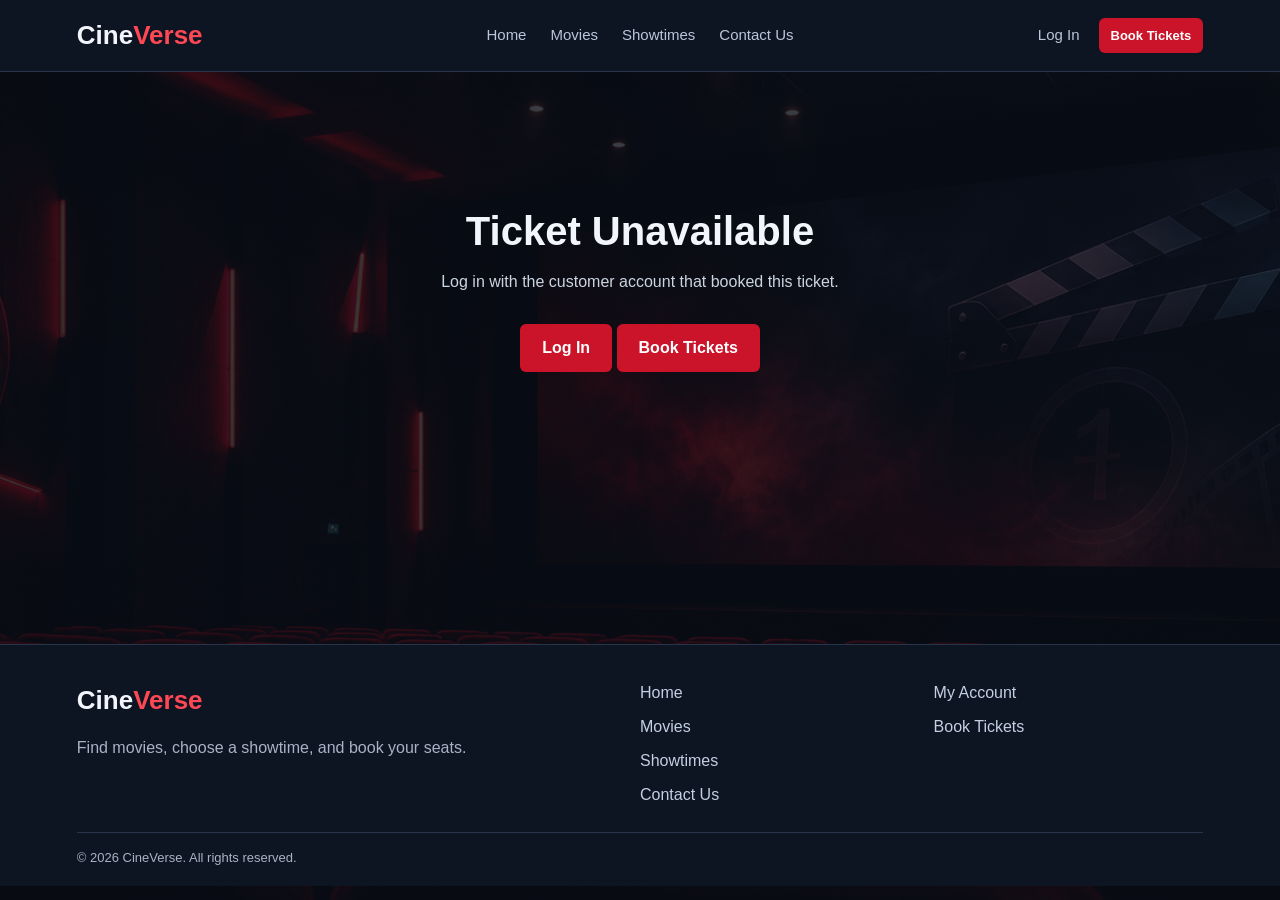
<file: confirmation.html>
<!DOCTYPE html>
<html lang="en">

<head>
    <meta charset="UTF-8">
    <meta name="viewport" content="width=device-width, initial-scale=1.0">

    <title>CineVerse | Booking Confirmation</title>

    <link rel="stylesheet" href="css/style.css?v=7">
    <link rel="stylesheet" href="css/responsive.css?v=3">

    <script src="js/account.js?v=13" defer></script>
    <link rel="stylesheet" href="css/cinema.css?v=9">
</head>

<body class="cinema-site">

    <header class="navbar cinema-nav">
        <a class="logo cinema-logo" href="index.html">Cine<span>Verse</span></a>
        <nav class="nav-links" aria-label="Main navigation">
            <a href="index.html">Home</a>
            <a href="movies.html">Movies</a>
            <a href="showtimes.html">Showtimes</a>
            <a href="contact.html">Contact Us</a>
        </nav>
        <div class="cinema-nav-actions">
            <a class="nav-account" href="account.html" data-account-link>Log In</a>
            <a class="nav-button" href="booking.html">Book Tickets</a>
        </div>
    </header>

    <!-- Confirmation Page -->
    <div class="confirmation-section">

        <div id="confirmationContent" style="display: none;">

            <div class="confirmation-heading">

                <div class="success-icon" id="ticketOutcomeIcon" aria-hidden="true">✓</div>

                <h1 id="ticketOutcome">Booking Confirmed!</h1>

                <p id="ticketOutcomeMessage">
                    Your booking has been confirmed.
                    Thank you for choosing CineVerse!
                </p>

            </div>


            <!-- Ticket Details -->
            <article class="ticket-card">
                <div class="ticket-body">
                    <div class="ticket-hero">
                        <img id="ticketPoster" alt="" width="120" height="168">
                        <div>
                            <p class="ticket-masthead">CineVerse · Digital Ticket</p>
                            <h2 id="ticketMovie"></h2>
                            <p class="ticket-reference">
                                Booking Reference:
                                <strong id="ticketReference">-</strong>
                            </p>
                        </div>
                    </div>

                    <hr>

                    <div class="summary-row">
                        <span>Customer</span>
                        <strong id="ticketCustomer">-</strong>
                    </div>

                    <div class="summary-row">
                        <span>Cinema</span>
                        <strong id="ticketCinema">-</strong>
                    </div>

                    <div class="summary-row">
                        <span>Date</span>
                        <strong id="ticketDate">-</strong>
                    </div>

                    <div class="summary-row">
                        <span>Time</span>
                        <strong id="ticketTime">-</strong>
                    </div>

                    <div class="summary-row">
                        <span>Seats</span>
                        <strong id="ticketSeats">-</strong>
                    </div>

                    <div class="summary-row">
                        <span>Tickets</span>
                        <strong id="ticketQuantity">-</strong>
                    </div>

                    <div class="summary-row">
                        <span>Status</span>
                        <strong id="ticketStatus">Confirmed</strong>
                    </div>

                    <div class="summary-row">
                        <span>Payment</span>
                        <strong>Pay at Cinema</strong>
                    </div>

                    <hr>

                    <div class="summary-row total-row">
                        <span>Total Price</span>
                        <strong>
                            <span id="ticketTotal">0</span> EGP
                        </strong>
                    </div>
                </div>

                <div class="ticket-stub">
                    <figure class="ticket-qr" id="ticketQRSection" hidden>
                        <canvas id="ticketQR" role="img" aria-label="QR code containing the booking reference"></canvas>
                        <figcaption>Booking reference QR code</figcaption>
                    </figure>

                    <p class="ticket-note">
                        This is a demonstration ticket.
                        No real reservation has been made.
                    </p>
                </div>

            </article>


            <div class="confirmation-actions">

                <a href="account.html#booking-history" class="main-button">
                    My Tickets
                </a>
                <a href="index.html" class="second-button">Back to Home</a>

                <button
                    type="button"
                    class="second-button print-button"
                    id="printTicket">

                    Print Ticket

                </button>

            </div>

        </div>


        <!-- Message If No Booking Exists -->
        <div id="confirmationError" style="display: none;">

            <h1>Ticket Unavailable</h1>

            <p id="ticketErrorMessage">This ticket isn’t available for the current account.</p>
            <a id="ticketLogin" class="main-button" href="account.html" hidden>Log In</a>

            <a href="booking.html" class="main-button">
                Book Tickets
            </a>

        </div>

    </div>


    <footer class="footer cinema-footer">
        <div class="cinema-footer-inner">
            <div class="footer-brand">
                <a class="logo cinema-logo" href="index.html">Cine<span>Verse</span></a>
                <p>Find movies, choose a showtime, and book your seats.</p>
            </div>
            <div class="footer-links">
                <a href="index.html">Home</a>
                <a href="movies.html">Movies</a>
                <a href="showtimes.html">Showtimes</a>
                <a href="contact.html">Contact Us</a>
            </div>
            <div class="footer-account">
                <a href="account.html">My Account</a>
                <a href="booking.html">Book Tickets</a>
            </div>
        </div>
        <p class="cinema-copyright">© 2026 CineVerse. All rights reserved.</p>
    </footer>

    <script src="js/catalog.js?v=4"></script>
    <script src="js/booking-records.js?v=8"></script>
    <script src="js/ticket-qr.js"></script>
    <script src="js/confirmation.js?v=3" defer></script>

</body>

</html>
</file>
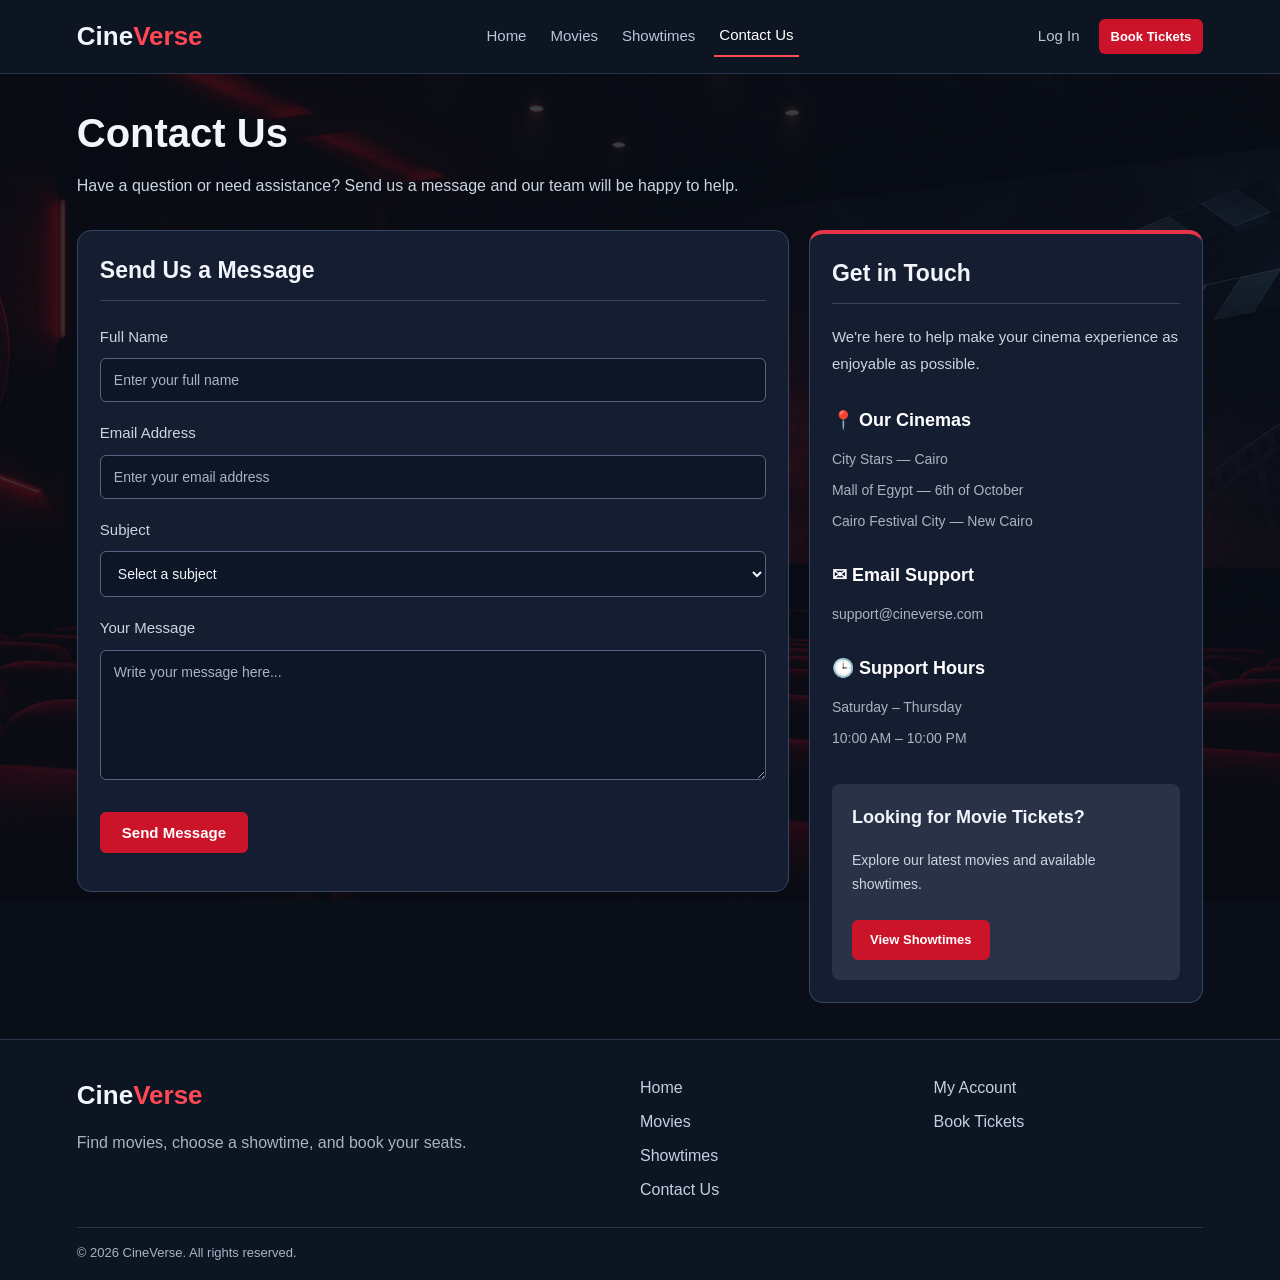
<file: contact.html>
<!DOCTYPE html>
<html lang="en">

<head>
    <meta charset="UTF-8">
    <meta name="viewport" content="width=device-width, initial-scale=1.0">

    <title>CineVerse | Contact Us</title>

    <link rel="stylesheet" href="css/style.css?v=7">
    <link rel="stylesheet" href="css/responsive.css?v=3">

    <script src="js/account.js?v=13" defer></script>
    <link rel="stylesheet" href="css/cinema.css?v=9">
    <link rel="stylesheet" href="css/field-validation.css">
</head>

<body class="cinema-site">

    <header class="navbar cinema-nav">
        <a class="logo cinema-logo" href="index.html">Cine<span>Verse</span></a>
        <nav class="nav-links" aria-label="Main navigation">
            <a href="index.html">Home</a>
            <a href="movies.html">Movies</a>
            <a href="showtimes.html">Showtimes</a>
            <a href="contact.html">Contact Us</a>
        </nav>
        <div class="cinema-nav-actions">
            <a class="nav-account" href="account.html" data-account-link>Log In</a>
            <a class="nav-button" href="booking.html">Book Tickets</a>
        </div>
    </header>

    <!-- Contact Page -->
    <div class="contact-section">

        <h1>Contact Us</h1>

        <p class="contact-description">
            Have a question or need assistance?
            Send us a message and our team will be happy to help.
        </p>


        <div class="contact-container">

            <!-- Contact Form -->
            <div class="contact-form">

                <h2>Send Us a Message</h2>

                <form id="contactForm" novalidate>

                    <label for="contactName">Full Name</label>

                    <input
                        type="text"
                        id="contactName"
                        aria-describedby="contactNameError"
                        autocomplete="name" required maxlength="80"
                        placeholder="Enter your full name">
                    <p id="contactNameError" class="field-error" role="alert"></p>


                    <label for="contactEmail">Email Address</label>

                    <input
                        type="email"
                        id="contactEmail"
                        aria-describedby="contactEmailError"
                        autocomplete="email" required maxlength="254"
                        placeholder="Enter your email address">
                    <p id="contactEmailError" class="field-error" role="alert"></p>


                    <label for="contactSubject">Subject</label>

                    <select id="contactSubject" aria-describedby="contactSubjectError" required>

                        <option value="">Select a subject</option>
                        <option value="booking">Booking Inquiry</option>
                        <option value="tickets">Ticket Information</option>
                        <option value="feedback">Feedback</option>
                        <option value="other">Other</option>

                    </select>
                    <p id="contactSubjectError" class="field-error" role="alert"></p>


                    <label for="contactMessage">Your Message</label>

                    <textarea
                        id="contactMessage"
                        aria-describedby="contactMessageError"
                        required maxlength="2000"
                        rows="6"
                        placeholder="Write your message here..."></textarea>
                    <p id="contactMessageError" class="field-error" role="alert"></p>


                    <button
                        type="submit"
                        class="main-button contact-button">

                        Send Message

                    </button>

                    <p id="contactSuccess" role="status"></p>

                </form>

            </div>


            <!-- Contact Information -->
            <div class="contact-info">

                <h2>Get in Touch</h2>

                <p>
                    We're here to help make your cinema
                    experience as enjoyable as possible.
                </p>


                <div class="contact-detail">

                    <h3>📍 Our Cinemas</h3>

                    <p>City Stars — Cairo</p>
                    <p>Mall of Egypt — 6th of October</p>
                    <p>Cairo Festival City — New Cairo</p>

                </div>


                <div class="contact-detail">

                    <h3>✉ Email Support</h3>

                    <p>support@cineverse.com</p>

                </div>


                <div class="contact-detail">

                    <h3>🕒 Support Hours</h3>

                    <p>Saturday – Thursday</p>
                    <p>10:00 AM – 10:00 PM</p>

                </div>


                <div class="contact-help">

                    <h3>Looking for Movie Tickets?</h3>

                    <p>
                        Explore our latest movies and
                        available showtimes.
                    </p>

                    <a href="showtimes.html" class="movie-button">
                        View Showtimes
                    </a>

                </div>

            </div>

        </div>

    </div>


    <footer class="footer cinema-footer">
        <div class="cinema-footer-inner">
            <div class="footer-brand">
                <a class="logo cinema-logo" href="index.html">Cine<span>Verse</span></a>
                <p>Find movies, choose a showtime, and book your seats.</p>
            </div>
            <div class="footer-links">
                <a href="index.html">Home</a>
                <a href="movies.html">Movies</a>
                <a href="showtimes.html">Showtimes</a>
                <a href="contact.html">Contact Us</a>
            </div>
            <div class="footer-account">
                <a href="account.html">My Account</a>
                <a href="booking.html">Book Tickets</a>
            </div>
        </div>
        <p class="cinema-copyright">© 2026 CineVerse. All rights reserved.</p>
    </footer>

    <!-- Contact Form JavaScript -->
    <script src="js/field-validation.js?v=3"></script>
    <script src="js/validation.js?v=5"></script>

</body>

</html>
</file>
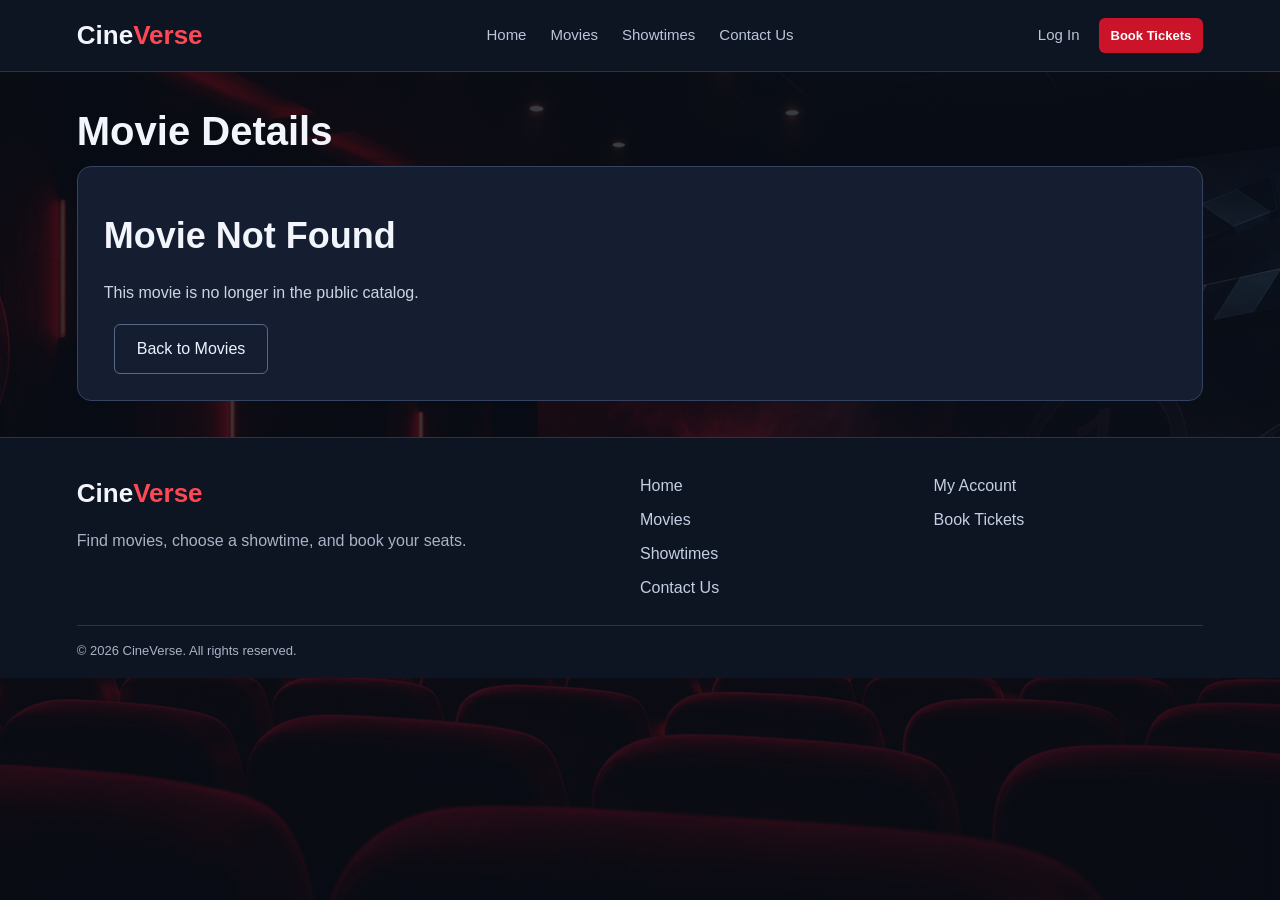
<file: movie-details.html>
<!DOCTYPE html>
<html lang="en">

<head>
    <meta charset="UTF-8">
    <meta name="viewport" content="width=device-width, initial-scale=1.0">

    <title>CineVerse | Movie Details</title>

    <link rel="stylesheet" href="css/style.css?v=7">
    <link rel="stylesheet" href="css/responsive.css?v=3">

    <script src="js/account.js?v=13" defer></script>
    <link rel="stylesheet" href="css/cinema.css?v=9">
</head>

<body class="cinema-site">

    <header class="navbar cinema-nav">
        <a class="logo cinema-logo" href="index.html">Cine<span>Verse</span></a>
        <nav class="nav-links" aria-label="Main navigation">
            <a href="index.html">Home</a>
            <a href="movies.html">Movies</a>
            <a href="showtimes.html">Showtimes</a>
            <a href="contact.html">Contact Us</a>
        </nav>
        <div class="cinema-nav-actions">
            <a class="nav-account" href="account.html" data-account-link>Log In</a>
            <a class="nav-button" href="booking.html">Book Tickets</a>
        </div>
    </header>

    <!-- Movie Details Section -->
    <div class="details-section">

        <h1>Movie Details</h1>

        <div class="details-container">

            <!-- Movie Poster -->
            <img
                id="detailsPoster"
                src="images/movie1.jpg"
                alt="Movie Poster"
            >

            <!-- Movie Information -->
            <div class="details-info">

                <p class="hero-label" id="detailsLabel"></p>

                <h2 id="detailsTitle"></h2>
                <p id="detailsAvailability" hidden>Showtimes will appear when this movie is available to book.</p>

                <div id="detailsMetadata">
                    <p><b>Genre:</b> <span id="detailsGenre"></span></p>
                    <p><b>Status:</b> <span id="detailsStatus"></span></p>
                    <p><b>Age Rating:</b> <span id="detailsRating"></span></p>
                    <p><b>Duration:</b> <span id="detailsDuration"></span></p>

                    <h3>About the Movie</h3>
                    <p id="detailsDescription"></p>
                </div>

                <a
                    href="booking.html"
                    class="main-button"
                    id="detailsBook"
                >
                    Book Tickets
                </a>

                <a href="movies.html" class="second-button">
                    Back to Movies
                </a>

            </div>

        </div>

    </div>


    <footer class="footer cinema-footer">
        <div class="cinema-footer-inner">
            <div class="footer-brand">
                <a class="logo cinema-logo" href="index.html">Cine<span>Verse</span></a>
                <p>Find movies, choose a showtime, and book your seats.</p>
            </div>
            <div class="footer-links">
                <a href="index.html">Home</a>
                <a href="movies.html">Movies</a>
                <a href="showtimes.html">Showtimes</a>
                <a href="contact.html">Contact Us</a>
            </div>
            <div class="footer-account">
                <a href="account.html">My Account</a>
                <a href="booking.html">Book Tickets</a>
            </div>
        </div>
        <p class="cinema-copyright">© 2026 CineVerse. All rights reserved.</p>
    </footer>

    <!-- Movie Details JavaScript -->
    <script src="js/catalog.js?v=4"></script>
    <script src="js/main.js?v=4"></script>

</body>

</html>
</file>
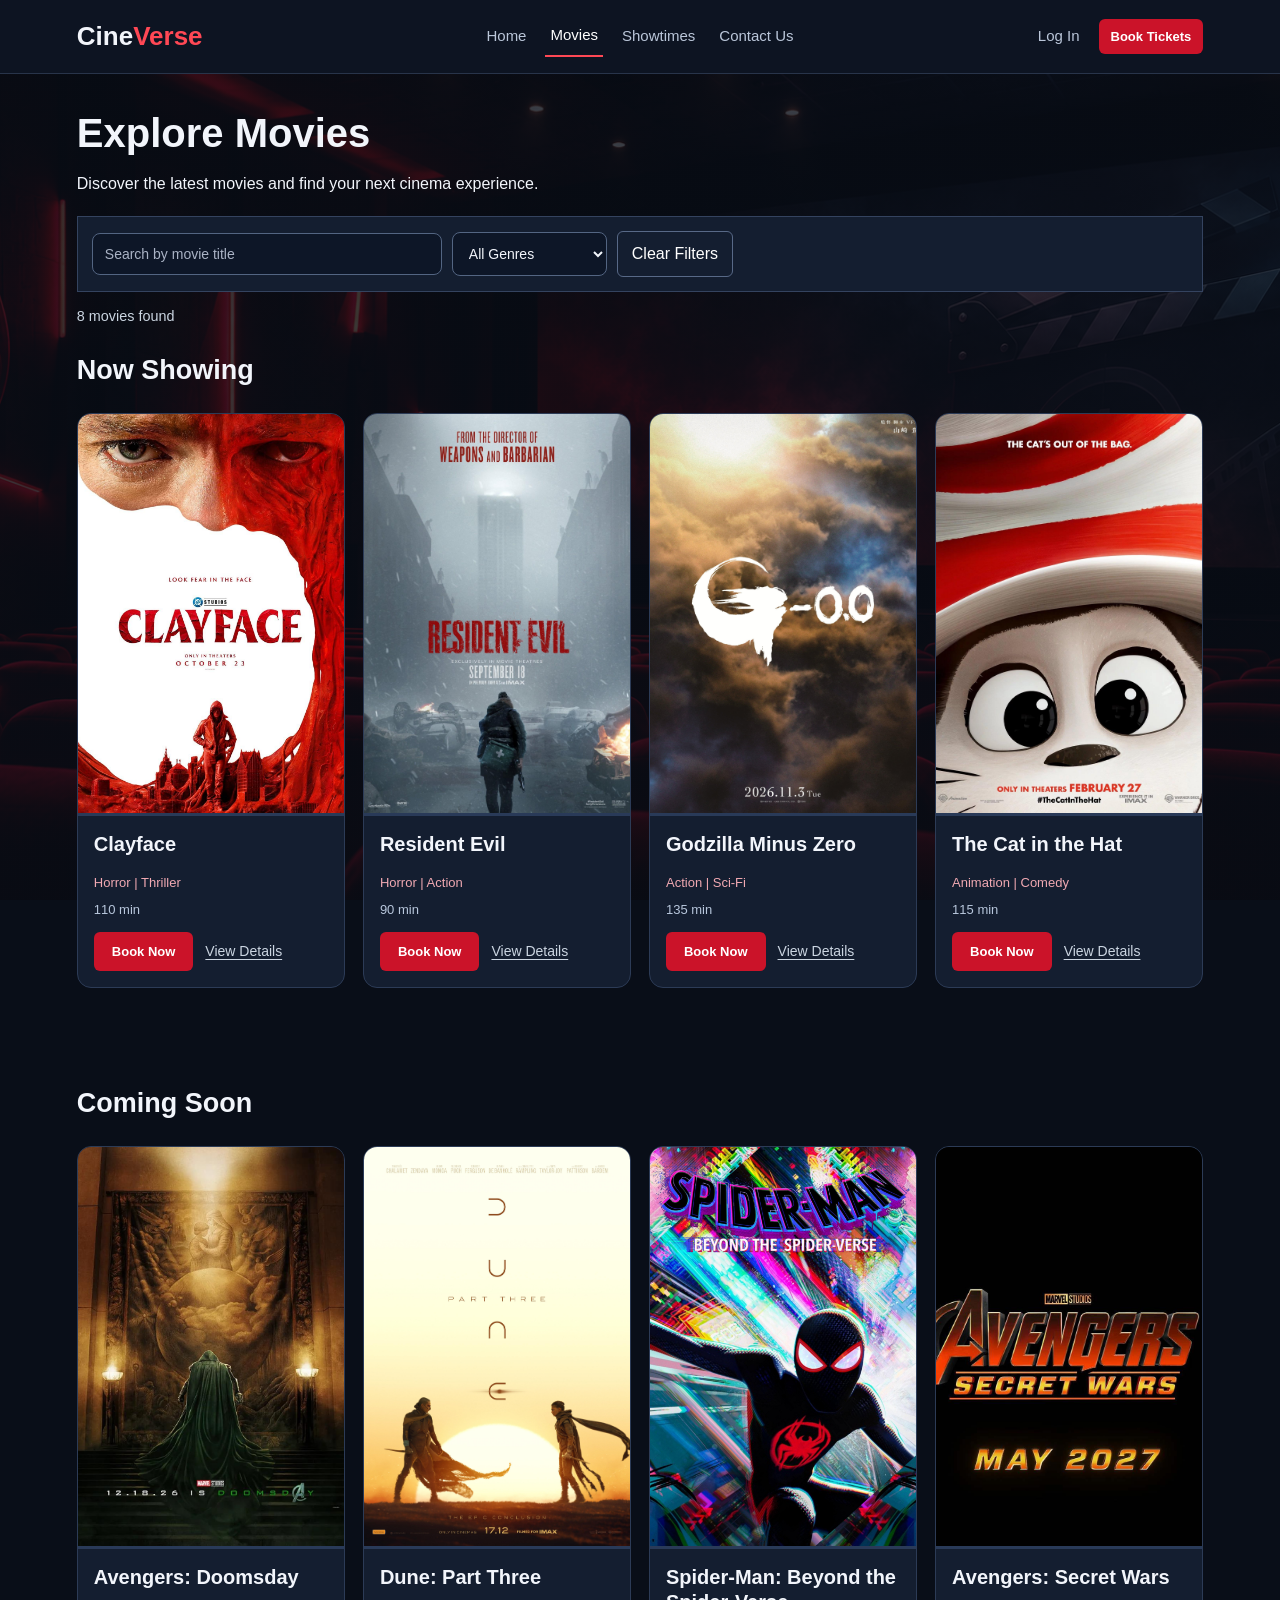
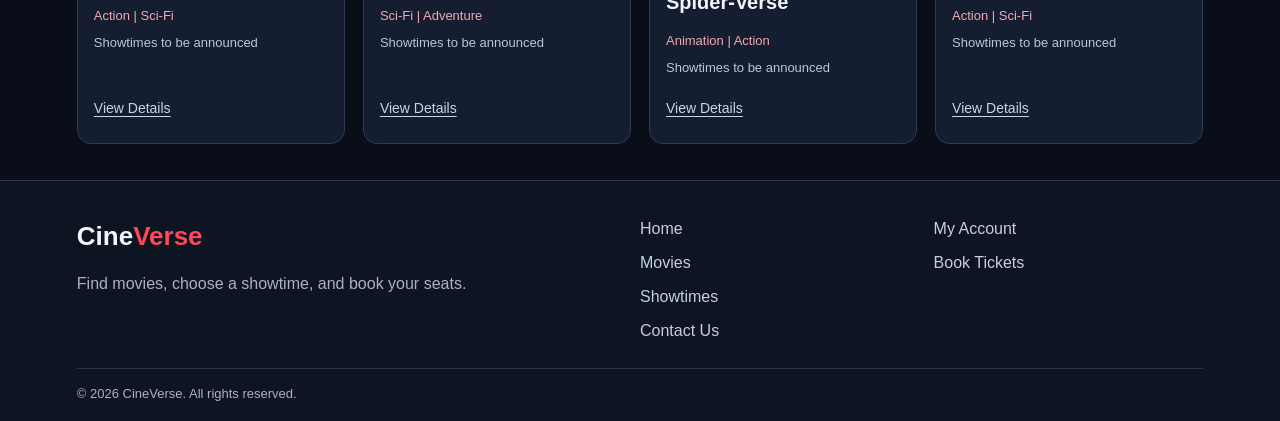
<file: movies.html>
<!DOCTYPE html>
<html lang="en">

<head>
    <meta charset="UTF-8">
    <meta name="viewport" content="width=device-width, initial-scale=1.0">

    <title>CineVerse | Movies</title>

    <link rel="stylesheet" href="css/style.css?v=7">
    <link rel="stylesheet" href="css/responsive.css?v=3">

    <script src="js/account.js?v=13" defer></script>
    <link rel="stylesheet" href="css/cinema.css?v=9">
</head>

<body class="cinema-site">

    <header class="navbar cinema-nav">
        <a class="logo cinema-logo" href="index.html">Cine<span>Verse</span></a>
        <nav class="nav-links" aria-label="Main navigation">
            <a href="index.html">Home</a>
            <a href="movies.html">Movies</a>
            <a href="showtimes.html">Showtimes</a>
            <a href="contact.html">Contact Us</a>
        </nav>
        <div class="cinema-nav-actions">
            <a class="nav-account" href="account.html" data-account-link>Log In</a>
            <a class="nav-button" href="booking.html">Book Tickets</a>
        </div>
    </header>

    <!-- Movies Page -->
    <div class="movies-section" id="movies">

        <h1>Explore Movies</h1>

        <p>
            Discover the latest movies and find your next cinema experience.
        </p>


        <!-- Search and Filter Movies -->
        <div class="search-container" role="search" aria-label="Find movies">

            <input
                type="search"
                id="movieSearch"
                aria-label="Search by movie title"
                placeholder="Search by movie title"
            >

            <select id="genreFilter" aria-label="Filter by genre">
                <option value="all">All Genres</option>
                <option value="action">Action</option>
                <option value="horror">Horror</option>
                <option value="sci-fi">Sci-Fi</option>
                <option value="animation">Animation</option>
                <option value="comedy">Comedy</option>
                <option value="drama">Drama</option>
                <option value="thriller">Thriller</option>
                <option value="adventure">Adventure</option>
            </select>
            <button type="button" id="clearMovieFilters" class="second-button">Clear Filters</button>

        </div>

        <p id="movieSearchStatus" role="status">Loading movies…</p>

        <!-- Now Showing -->
        <div data-filter-results>
            <h2>Now Showing</h2>

            <div class="movie-container" data-movie-list="Now Showing"></div>
        </div>

    </div>


    <!-- Coming Soon Section -->
    <div class="movies-section coming-soon" data-filter-results>

        <h2>Coming Soon</h2>

        <div class="movie-container" data-movie-list="Coming Soon"></div>

    </div>


    <footer class="footer cinema-footer">
        <div class="cinema-footer-inner">
            <div class="footer-brand">
                <a class="logo cinema-logo" href="index.html">Cine<span>Verse</span></a>
                <p>Find movies, choose a showtime, and book your seats.</p>
            </div>
            <div class="footer-links">
                <a href="index.html">Home</a>
                <a href="movies.html">Movies</a>
                <a href="showtimes.html">Showtimes</a>
                <a href="contact.html">Contact Us</a>
            </div>
            <div class="footer-account">
                <a href="account.html">My Account</a>
                <a href="booking.html">Book Tickets</a>
            </div>
        </div>
        <p class="cinema-copyright">© 2026 CineVerse. All rights reserved.</p>
    </footer>

    <!-- Movies JavaScript -->
    <script src="js/catalog.js?v=4"></script>
    <script src="js/catalog-display.js?v=5"></script>
    <script src="js/movies.js?v=3"></script>
</body>

</html>
</file>
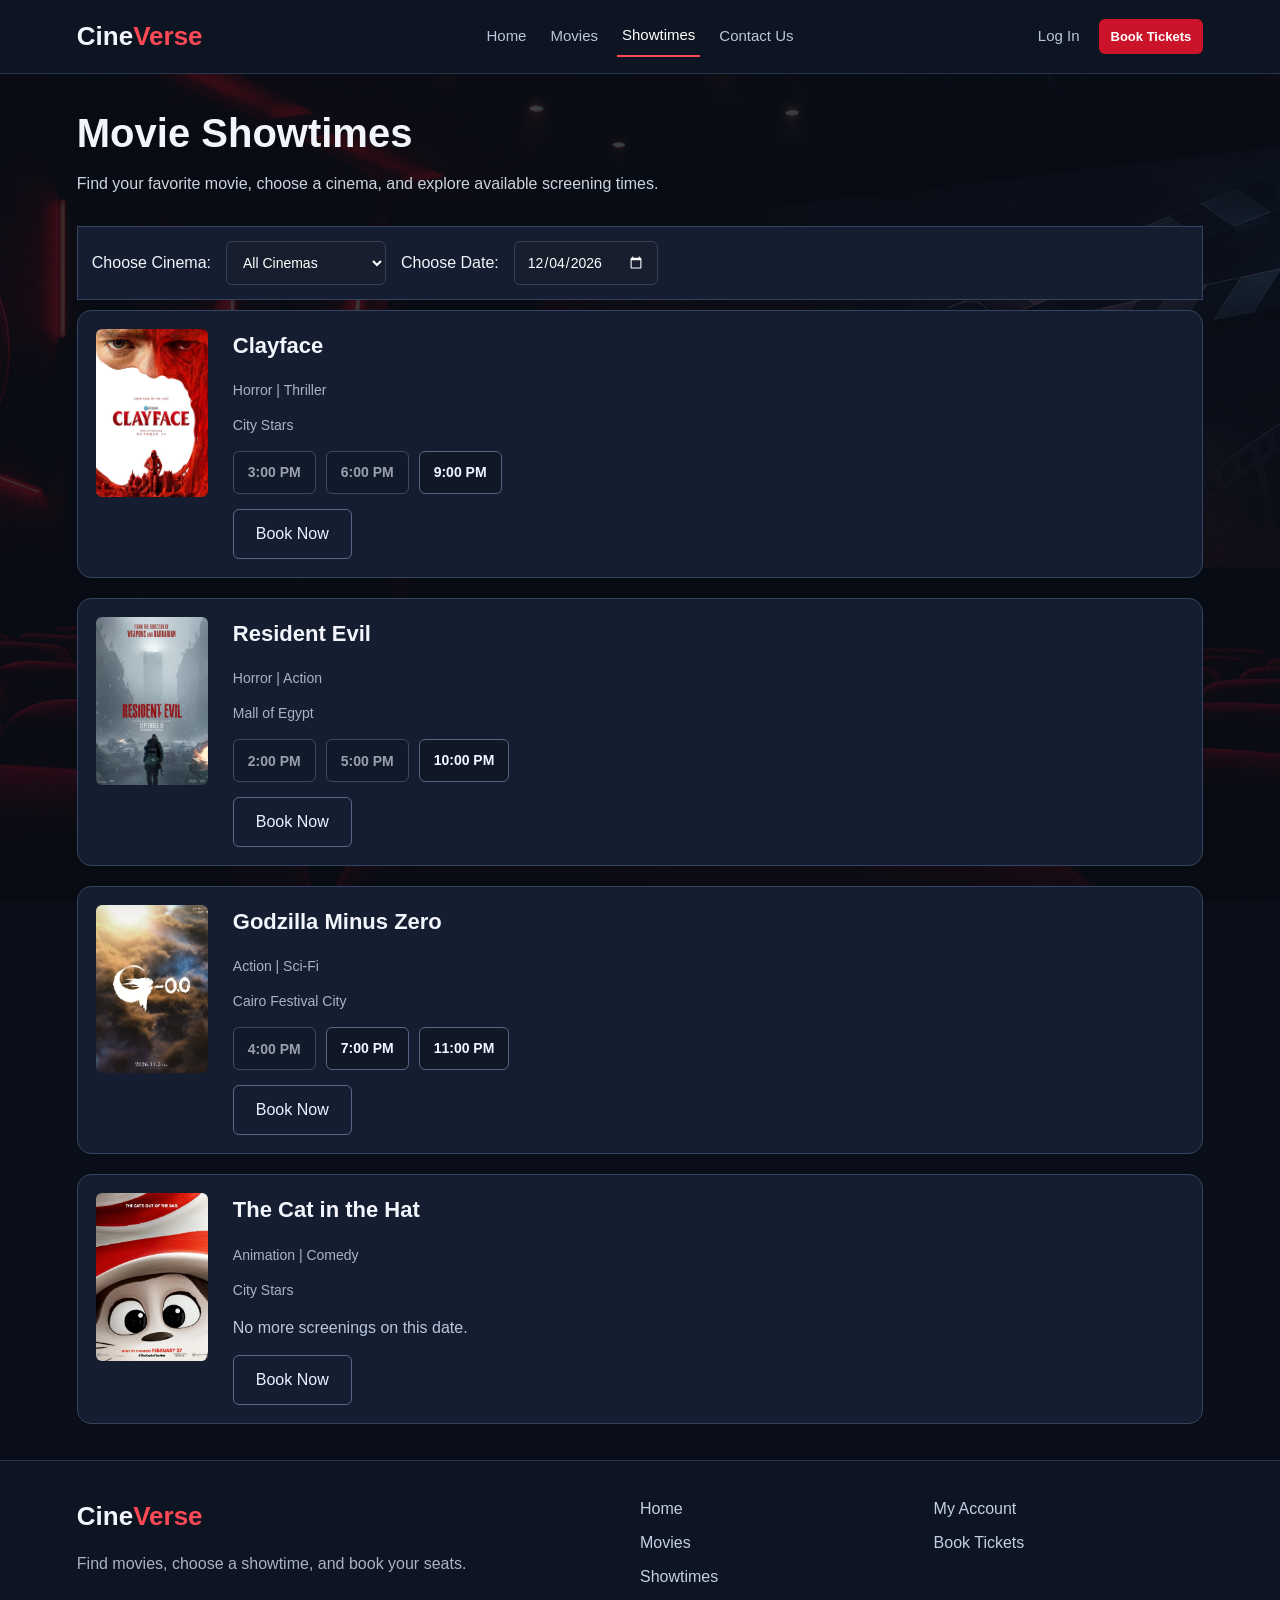
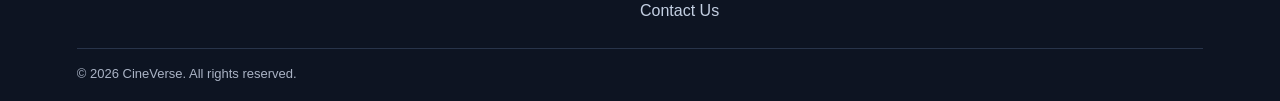
<file: showtimes.html>
<!DOCTYPE html>
<html lang="en">

<head>
    <meta charset="UTF-8">
    <meta name="viewport" content="width=device-width, initial-scale=1.0">

    <title>CineVerse | Showtimes</title>

    <link rel="stylesheet" href="css/style.css?v=7">
    <link rel="stylesheet" href="css/responsive.css?v=3">

    <script src="js/account.js?v=13" defer></script>
    <link rel="stylesheet" href="css/cinema.css?v=9">
    <link rel="stylesheet" href="css/field-validation.css">
</head>

<body class="cinema-site">

    <header class="navbar cinema-nav">
        <a class="logo cinema-logo" href="index.html">Cine<span>Verse</span></a>
        <nav class="nav-links" aria-label="Main navigation">
            <a href="index.html">Home</a>
            <a href="movies.html">Movies</a>
            <a href="showtimes.html">Showtimes</a>
            <a href="contact.html">Contact Us</a>
        </nav>
        <div class="cinema-nav-actions">
            <a class="nav-account" href="account.html" data-account-link>Log In</a>
            <a class="nav-button" href="booking.html">Book Tickets</a>
        </div>
    </header>

    <!-- Showtimes Page -->
    <div class="showtimes-page">

        <h1>Movie Showtimes</h1>

        <p>
            Find your favorite movie, choose a cinema,
            and explore available screening times.
        </p>


        <!-- Cinema and Date Filters -->
        <div class="showtimes-filter">

            <!-- Choose Cinema -->
            <label for="cinemaFilter">Choose Cinema:</label>

            <select id="cinemaFilter">

                <option value="all">All Cinemas</option>
                <option value="citystars">City Stars</option>
                <option value="mallofegypt">Mall of Egypt</option>
                <option value="cfc">Cairo Festival City</option>

            </select>


            <!-- Choose Date -->
            <label for="showDate">Choose Date:</label>

            <div>
                <input type="date" id="showDate" aria-describedby="showDateError">
                <p id="showDateError" class="field-error" role="alert"></p>
            </div>

        </div>


        <div class="showtimes-list" id="showtimesList"></div>
        <template id="showtimeCard">
            <article class="schedule-card">
                <img alt="" width="112" height="168">
                <div class="schedule-info">
                    <h2></h2>
                    <p class="schedule-genre"></p>
                    <p class="schedule-cinema"></p>
                    <div class="schedule-times"></div>
                    <a class="second-button">Book Now</a>
                </div>
            </article>
        </template>
    </div>


    <footer class="footer cinema-footer">
        <div class="cinema-footer-inner">
            <div class="footer-brand">
                <a class="logo cinema-logo" href="index.html">Cine<span>Verse</span></a>
                <p>Find movies, choose a showtime, and book your seats.</p>
            </div>
            <div class="footer-links">
                <a href="index.html">Home</a>
                <a href="movies.html">Movies</a>
                <a href="showtimes.html">Showtimes</a>
                <a href="contact.html">Contact Us</a>
            </div>
            <div class="footer-account">
                <a href="account.html">My Account</a>
                <a href="booking.html">Book Tickets</a>
            </div>
        </div>
        <p class="cinema-copyright">© 2026 CineVerse. All rights reserved.</p>
    </footer>

    <!-- Showtimes JavaScript -->
    <script src="js/catalog.js?v=4"></script>
    <script src="js/booking-records.js?v=8"></script>
    <script src="js/screening-schedule.js"></script>
    <script src="js/field-validation.js?v=3"></script>
    <script src="js/showtimes.js?v=6"></script>

</body>

</html>
</file>
<file: css/style.css>
/* General Style */

body {
    margin: 0;
    padding: 0;
    font-family: Arial, sans-serif;
    color: #f8fafc;
    line-height: 1.5;
    background-color: #0b0f19;

    background-image: linear-gradient(
        rgba(11, 15, 25, 0.86),
        rgba(11, 15, 25, 0.9)
    ), url("../images/banner.jpg");

    background-size: cover;
    background-position: center;
    background-attachment: fixed;
    background-repeat: no-repeat;
}

a {
    text-decoration: none;
    color: white;
}


/* Navigation Bar */

.navbar {
    background-color: #101827;
    border-bottom: 1px solid #354258;
    padding: 12px 6%;
    display: flex;
    justify-content: space-between;
    align-items: center;
}

.logo {
    color: #e50914;
    font-size: 27px;
    font-weight: bold;
}

.nav-links a {
    margin: 0 15px;
    font-size: 16px;
}

.nav-links a:hover {
    color: #e50914;
}

.nav-links a[aria-current="page"] {
    text-decoration: underline;
    text-decoration-color: #e50914;
    text-underline-offset: 5px;
}

a:focus-visible,
button:focus-visible,
input:focus-visible,
select:focus-visible {
    outline: 2px solid #fca5a5;
    outline-offset: 3px;
}

@media (prefers-reduced-motion: no-preference) {
    .nav-button,
    .main-button,
    .second-button,
    .movie-button,
    .movie-card,
    .seat {
        transition: background-color 150ms ease, box-shadow 150ms ease, transform 150ms ease;
    }
}


/* Buttons */

.nav-button,
.main-button,
.movie-button {
    background-color: #e50914;
    color: white;
    padding: 12px 22px;
    border-radius: 6px;
    display: inline-block;
}

.nav-button:hover,
.main-button:hover,
.movie-button:hover {
    background-color: #b20710;
}


/* Hero Section */

.hero {
    background: linear-gradient(90deg, #0b0f19 0%, rgba(11, 15, 25, 0.88) 38%, rgba(11, 15, 25, 0.2) 100%), url("../images/banner.jpg") center 38% / cover;
    padding: 100px 8%;
    border-bottom: 1px solid #354258;
}

.hero-content {
    max-width: 600px;
}

.hero-label {
    color: #e50914;
    font-weight: bold;
    letter-spacing: 2px;
}

.hero h1 {
    font-size: 52px;
    line-height: 1.05;
    margin: 0 0 20px;
    letter-spacing: -0.035em;
}

.hero-description {
    color: #cbd5e1;
    font-size: 18px;
    line-height: 1.8;
    margin-bottom: 30px;
}

.hero-actions {
    display: flex;
    flex-wrap: wrap;
    gap: 12px;
}

.hero-actions .second-button {
    margin: 0;
}

.second-button {
    display: inline-block;
    padding: 12px 22px;
    margin-left: 10px;
    border: 1px solid white;
    border-radius: 6px;
}

.second-button:hover {
    background-color: white;
    color: black;
}


/* Movie Sections */

.movies-section {
    padding: 35px 6%;
    background-color: transparent;
}

.movies-section h1 {
    font-size: 30px;
}

.movies-section h2 {
    font-size: 25px;
}

.section-heading {
    display: flex;
    justify-content: space-between;
    align-items: center;
    margin-bottom: 25px;
}

.section-heading h2 {
    font-size: 25px;
    margin: 0;
}

.section-heading a {
    color: #fda4af;
}

.movie-container {
    display: flex;
    flex-wrap: wrap;
    gap: 25px;
    align-items: stretch;
}

.movie-card {
    background-color: #151e2e;
    border: 1px solid #354258;
    border-radius: 14px;
    box-sizing: border-box;
    overflow: hidden;
    width: calc((100% - 75px) / 4);
    display: flex;
    flex-direction: column;
}

.movie-card:hover,
.movie-card:focus-within {
    border-color: #64748b;
    box-shadow: 0 8px 25px rgba(0, 0, 0, 0.5);
}

.movie-card img {
    width: 100%;
    aspect-ratio: 2 / 3;
    object-fit: cover;
}

.movie-info {
    padding: 15px;
    display: flex;
    flex-direction: column;
    flex: 1;
    min-height: 135px;
}

.movie-info h3 {
    font-size: 18px;
    margin: 0 0 12px;
}

.movie-info p {
    color: #aab3c5;
    font-size: 13px;
    margin: 8px 0;
}

.movie-card-actions {
    display: flex;
    align-items: center;
    flex-wrap: wrap;
    gap: 8px 12px;
    margin-top: auto;
    padding-top: 8px;
}

.movie-details-link {
    color: #cbd5e1;
    font-size: 0.875rem;
    padding: 8px 0;
    text-decoration: underline;
    text-underline-offset: 3px;
}

.movie-button {
    margin-top: auto;
    font-size: 13px;
    padding: 10px 18px;
    align-self: flex-start;
}


/* Featured Movie Section */

.featured-section {
    padding: 40px 6%;
    background-color: transparent;
}

.featured-section h2 {
    font-size: 30px;
}

.featured-container {
    display: flex;
    align-items: center;
    gap: 50px;
    margin-top: 30px;
}

.featured-container img {
    width: 240px;
    height: 330px;
    object-fit: cover;
    border-radius: 10px;
}

.featured-info {
    max-width: 600px;
}

.featured-info h2 {
    font-size: 38px;
}

.featured-info p {
    color: #cbd5e1;
    font-size: 17px;
    line-height: 1.8;
}

.featured-info .hero-label {
    color: #e50914;
}


/* Coming Soon Section */

.coming-soon {
    background-color: transparent;
}


/* Today's Showtimes Section */

.showtimes-section {
    padding: 40px 6%;
    background-color: transparent;
}

.showtimes-section h2 {
    font-size: 30px;
}

.showtimes-section p {
    color: #cbd5e1;
}

.showtimes-container {
    display: flex;
    gap: 25px;
    margin-top: 30px;
}

.showtime-card {
    background-color: #171e2e;
    padding: 25px;
    border-radius: 10px;
    width: 33%;
}

.showtime-card h3 {
    font-size: 22px;
    color: white;
}

.showtime-card p {
    color: #aab3c5;
}

.showtime-times {
    display: flex;
    gap: 10px;
    margin: 20px 0;
}

.showtime-times span {
    background-color: #293246;
    padding: 10px;
    border-radius: 5px;
    font-size: 14px;
}

.showtime-card .movie-button {
    margin-top: 10px;
}


/* Why Choose CineVerse Section */

.features-section {
    padding: 40px 6%;
    text-align: center;
    background-color: transparent;
}

.features-section h2 {
    font-size: 30px;
    margin-bottom: 35px;
}

.features-container {
    display: flex;
    gap: 25px;
}

.feature-card {
    background-color: #171e2e;
    padding: 35px 25px;
    border-radius: 10px;
    width: 33%;
}

.feature-icon {
    font-size: 45px;
    margin-bottom: 20px;
}

.feature-card h3 {
    font-size: 22px;
}

.feature-card p {
    color: #aab3c5;
    font-size: 16px;
    line-height: 1.7;
}


/* Movie Search and Genre Filter */

.search-container {
    display: flex;
    align-items: center;
    gap: 10px;
    margin: 20px 0 12px;
}

.search-container input {
    width: 320px;
    max-width: 100%;
    padding: 12px;
    background-color: #171e2e;
    border: 1px solid #394155;
    border-radius: 8px;
    color: white;
    font-size: 14px;
    box-sizing: border-box;
}

.search-container input:focus {
    outline: none;
    border-color: #e50914;
}

.search-container input::placeholder {
    color: #aab3c5;
}

.search-container select {
    width: 154px;
    padding: 12px;
    background-color: #171e2e;
    border: 1px solid #394155;
    border-radius: 8px;
    color: white;
    font-size: 14px;
    cursor: pointer;
}

.search-container select:focus {
    outline: none;
    border-color: #e50914;
}


/* Movie Details Page */

.details-section {
    padding: 40px 6%;
    background-color: transparent;
}

.details-section h1 {
    font-size: 30px;
    margin-bottom: 30px;
}

.details-container {
    display: flex;
    align-items: center;
    gap: 50px;
}

.details-container img {
    width: 280px;
    height: 400px;
    object-fit: cover;
    border-radius: 10px;
}

.details-info {
    max-width: 650px;
}

.details-info h2 {
    font-size: 36px;
    margin-bottom: 20px;
}

.details-info h3 {
    font-size: 23px;
    margin-top: 30px;
}

.details-info p {
    color: #cbd5e1;
    font-size: 16px;
    line-height: 1.8;
}

.details-info .hero-label {
    color: #e50914;
}


/* Showtimes Page */

.showtimes-page {
    padding: 40px 6%;
}

.showtimes-page h1 {
    font-size: 30px;
}

.showtimes-page p {
    color: #cbd5e1;
}


/* Cinema and Date Filters */

.showtimes-filter {
    margin: 30px 0;
    display: flex;
    align-items: center;
    gap: 15px;
}

.showtimes-filter select {
    background-color: #171e2e;
    color: white;
    border: 1px solid #394155;
    padding: 12px;
    border-radius: 6px;
    font-size: 14px;
}


/* Date Selector */

.showtimes-filter input {
    background-color: #171e2e;
    color: white;
    border: 1px solid #394155;
    padding: 12px;
    border-radius: 6px;
    font-size: 14px;
    font-family: Arial, sans-serif;
    cursor: pointer;
}

.showtimes-filter input:focus {
    outline: none;
    border-color: #e50914;
}

.showtimes-filter input::-webkit-calendar-picker-indicator {
    filter: invert(1);
    cursor: pointer;
}


/* Showtimes List */

.showtimes-list {
    display: flex;
    flex-direction: column;
    gap: 20px;
}


/* Schedule Card */

.schedule-card {
    background-color: #171e2e;
    display: flex;
    gap: 25px;
    padding: 20px;
    border-radius: 10px;
}

.schedule-card img {
    width: 140px;
    height: 190px;
    object-fit: cover;
    border-radius: 6px;
}

.schedule-info h2 {
    font-size: 22px;
    margin-top: 0;
}

.schedule-info p {
    font-size: 14px;
    color: #aab3c5;
}

.schedule-times {
    display: flex;
    gap: 10px;
    margin: 15px 0;
}

.schedule-times button {
    background-color: #293246;
    padding: 9px 12px;
    border: 1px solid transparent;
    border-radius: 5px;
    color: white;
    font-size: 13px;
    cursor: pointer;
}

.schedule-times button:not(:disabled):hover {
    border-color: #fca5a5;
}

.schedule-times button[aria-pressed="true"] {
    background-color: #e50914;
}

.schedule-times button:disabled,
.booking-info input:disabled,
.booking-info select:disabled {
    opacity: 0.6;
    cursor: not-allowed;
}


/* Booking Page */

.booking-section {
    padding: 40px 6%;
}

.booking-section h1 {
    font-size: 30px;
}

.booking-section > p {
    color: #cbd5e1;
}


/* Booking Information */

.booking-info,
.seat-section,
.booking-summary {
    background-color: #171e2e;
    padding: 25px;
    border-radius: 10px;
    margin-top: 25px;
}

.booking-info h2,
.seat-section h2,
.booking-summary h2 {
    font-size: 23px;
    margin-top: 0;
}

.booking-info label {
    display: block;
    margin-top: 15px;
    margin-bottom: 8px;
}

.booking-info select,
.booking-info input {
    width: 100%;
    padding: 12px;
    background-color: #293246;
    border: 1px solid #394155;
    border-radius: 6px;
    color: white;
    font-size: 14px;
    box-sizing: border-box;
}

.booking-info select:focus,
.booking-info input:focus {
    outline: none;
    border-color: #e50914;
}


/* Seat Selection */

.seat-section {
    text-align: center;
}

.booking-section .ticket-price {
    margin-bottom: 24px;
    color: white;
}

.cinema-screen {
    background-color: #e50914;
    padding: 12px;
    margin: 30px auto;
    width: 70%;
    border-radius: 5px;
    font-size: 14px;
    letter-spacing: 4px;
}

.seat-container {
    display: flex;
    flex-direction: column;
    align-items: center;
    gap: 12px;
}

.seat-row {
    display: flex;
    align-items: center;
    gap: 12px;
}

.seat-row span {
    width: 25px;
    text-align: center;
    color: #aab3c5;
}

.seat {
    width: 50px;
    height: 45px;
    background-color: #293246;
    color: white;
    border: none;
    border-radius: 6px;
    cursor: pointer;
}

.seat:hover {
    background-color: #43516b;
}

.seat.selected,
.seat.selected:hover {
    background-color: #e50914;
}

.seat.occupied,
.seat.occupied:hover {
    background-color: #555b66;
    cursor: not-allowed;
}


/* Seat Legend */

.seat-legend {
    display: flex;
    flex-wrap: wrap;
    justify-content: center;
    gap: 25px;
    margin-top: 25px;
    color: #cbd5e1;
    font-size: 14px;
}

.seat-key {
    display: inline-block;
    width: 0.75em;
    height: 0.75em;
    margin-right: 4px;
    border: 1px solid #94a3b8;
    border-radius: 3px;
}

.available-key { background-color: #293246; }
.selected-key { background-color: #e50914; }
.booked-key { background-color: #555b66; }

.seat.occupied {
    color: #e2e8f0;
    text-decoration: line-through;
}

.seat-availability,
#movieSearchStatus {
    color: #cbd5e1;
    font-size: 0.9rem;
}

#clearMovieFilters {
    margin: 0;
    padding: 10px 14px;
    background: transparent;
    color: white;
    cursor: pointer;
    font: inherit;
}

#clearMovieFilters:hover {
    background: #252e40;
}

.ticket-hero {
    display: flex;
    align-items: center;
    gap: 18px;
}

.ticket-hero img {
    width: 120px;
    height: auto;
    aspect-ratio: 5 / 7;
    object-fit: cover;
    border-radius: 8px;
}

.ticket-hero h2 {
    overflow-wrap: anywhere;
}

.ticket-masthead {
    margin: 0 0 8px;
    color: #e50914;
    font-size: 0.8125rem;
    font-weight: bold;
    letter-spacing: 0.08em;
    text-transform: uppercase;
}

.ticket-qr {
    margin: 22px 0 12px;
    padding-top: 18px;
    border-top: 1px dashed #64748b;
    text-align: center;
}

.ticket-qr canvas {
    display: block;
    margin: 0 auto 8px;
    max-width: 100%;
    height: auto;
    border-radius: 6px;
}

.ticket-qr figcaption {
    font-size: 0.8125rem;
}


/* Booking Summary */

.booking-summary p {
    color: #cbd5e1;
}

.booking-summary h3 {
    color: #e50914;
    font-size: 24px;
}


/* Booking Checkout Button */

.booking-summary .main-button {
    background-color: #e50914;
    color: white;
    border: none;
    font-size: 14px;
    font-family: Arial, sans-serif;
    cursor: pointer;
    transition: background-color 0.3s;
}

.booking-summary .main-button:hover {
    background-color: #8b0000;
}


/* Checkout Page */

.checkout-section {
    padding: 40px 6%;
}

.checkout-section h1 {
    font-size: 30px;
}

.checkout-section > p {
    color: #cbd5e1;
    margin-bottom: 30px;
}

.checkout-container {
    display: flex;
    gap: 25px;
    align-items: flex-start;
}


/* Customer Information */

.customer-info {
    background-color: #171e2e;
    padding: 30px;
    border-radius: 10px;
    flex: 1;
}

.customer-info h2 {
    font-size: 23px;
    margin-top: 0;
    margin-bottom: 25px;
}

.customer-info > label {
    display: block;
    margin-top: 20px;
    margin-bottom: 10px;
    color: #cbd5e1;
}

.customer-info > input {
    width: 100%;
    padding: 13px;
    background-color: #293246;
    border: 1px solid #394155;
    border-radius: 6px;
    color: white;
    font-size: 14px;
    box-sizing: border-box;
}

.customer-info > input:focus {
    outline: none;
    border-color: #e50914;
}

.customer-info > input::placeholder {
    color: #aab3c5;
}


/* Payment Method */

.customer-info .payment-title {
    margin-top: 35px;
    margin-bottom: 20px;
}

.payment-method {
    display: flex;
    align-items: center;
    gap: 10px;
    background-color: #293246;
    padding: 15px;
    border-radius: 6px;
}

.payment-method input {
    accent-color: #e50914;
    cursor: pointer;
}

.payment-method label {
    cursor: pointer;
    color: white;
}


/* Confirm Booking Button */

.confirm-button {
    border: none;
    font-family: Arial, sans-serif;
    font-size: 15px;
    cursor: pointer;
    margin-top: 30px;
    transition: background-color 0.3s;
}

.confirm-button:hover {
    background-color: #8b0000;
}

#checkoutError {
    color: #e50914;
    font-size: 14px;
    margin-top: 15px;
}


/* Checkout Summary */

.checkout-summary {
    background-color: #171e2e;
    padding: 30px;
    border-radius: 10px;
    width: 35%;
    box-sizing: border-box;
}

.checkout-summary h2 {
    font-size: 23px;
    margin-top: 0;
    margin-bottom: 30px;
}

.summary-row {
    display: flex;
    justify-content: space-between;
    align-items: flex-start;
    gap: 20px;
    margin-bottom: 22px;
}

.summary-row span {
    color: #aab3c5;
    font-size: 14px;
}

.summary-row strong {
    color: white;
    font-size: 14px;
    text-align: right;
}

.checkout-summary hr {
    border: none;
    border-top: 1px solid #394155;
    margin: 25px 0;
}

.total-row {
    align-items: center;
}

.total-row span,
.total-row strong,
.total-row strong span {
    color: #e50914;
    font-size: 20px;
}

.checkout-note {
    color: #aab3c5;
    font-size: 13px;
    line-height: 1.7;
    margin-top: 25px;
}


/* Confirmation Page */

.confirmation-section {
    padding: 50px 6%;
    min-height: 500px;
}

.confirmation-heading {
    text-align: center;
    margin-bottom: 35px;
}

.success-icon {
    width: 70px;
    height: 70px;
    line-height: 70px;
    border-radius: 50%;
    background-color: #16a34a;
    color: white;
    font-size: 40px;
    font-weight: bold;
    margin: 0 auto 20px;
}

.confirmation-heading h1 {
    font-size: 36px;
    margin-bottom: 12px;
}

.confirmation-heading p {
    color: #cbd5e1;
    font-size: 16px;
}

.ticket-card {
    background-color: #171e2e;
    max-width: 600px;
    margin: 0 auto;
    padding: 35px;
    border-radius: 12px;
}

.ticket-card h2 {
    margin-top: 0;
    font-size: 26px;
}

.ticket-reference {
    color: #aab3c5;
    font-size: 15px;
}

.ticket-reference strong {
    color: #e50914;
}

.ticket-card hr {
    border: none;
    border-top: 1px solid #394155;
    margin: 25px 0;
}

.ticket-note {
    color: #aab3c5;
    font-size: 13px;
    line-height: 1.7;
    margin-top: 25px;
    text-align: center;
}

.confirmation-actions {
    display: flex;
    justify-content: center;
    align-items: center;
    gap: 15px;
    margin-top: 30px;
}

.print-button {
    background-color: transparent;
    color: white;
    font-size: 14px;
    font-family: Arial, sans-serif;
    cursor: pointer;
}

#confirmationError {
    text-align: center;
    padding: 100px 0;
}

#confirmationError p {
    color: #cbd5e1;
    margin-bottom: 30px;
}


/* Contact Us Page */

.contact-section {
    padding: 40px 6%;
}

.contact-section h1 {
    font-size: 30px;
}

.contact-description {
    color: #cbd5e1;
    font-size: 16px;
    line-height: 1.8;
    margin-bottom: 30px;
}

.contact-container {
    display: flex;
    gap: 25px;
    align-items: flex-start;
}


/* Contact Form */

.contact-form {
    background-color: #171e2e;
    padding: 30px;
    border-radius: 10px;
    flex: 1;
}

.contact-form h2 {
    font-size: 23px;
    margin-top: 0;
    margin-bottom: 25px;
}

.contact-form label {
    display: block;
    margin-top: 20px;
    margin-bottom: 10px;
    color: #cbd5e1;
    font-size: 15px;
}

.contact-form input,
.contact-form select,
.contact-form textarea {
    width: 100%;
    padding: 13px;
    background-color: #293246;
    border: 1px solid #394155;
    border-radius: 6px;
    color: white;
    font-family: Arial, sans-serif;
    font-size: 14px;
    box-sizing: border-box;
}

.contact-form input:focus,
.contact-form select:focus,
.contact-form textarea:focus {
    outline: none;
    border-color: #e50914;
}

.contact-form input::placeholder,
.contact-form textarea::placeholder {
    color: #aab3c5;
}

.contact-form textarea {
    resize: vertical;
    min-height: 130px;
}

.contact-button {
    border: none;
    font-family: Arial, sans-serif;
    font-size: 15px;
    cursor: pointer;
    margin-top: 25px;
    transition: background-color 0.3s;
}

.contact-button:hover {
    background-color: #8b0000;
}

#contactError {
    font-size: 14px;
    margin-top: 15px;
}


/* Contact Information */

.contact-info {
    background-color: #171e2e;
    padding: 30px;
    border-radius: 10px;
    width: 35%;
    box-sizing: border-box;
}

.contact-info h2 {
    font-size: 23px;
    margin-top: 0;
}

.contact-info > p {
    color: #cbd5e1;
    font-size: 15px;
    line-height: 1.8;
}

.contact-detail {
    margin-top: 30px;
}

.contact-detail h3 {
    font-size: 18px;
    color: white;
    margin-bottom: 15px;
}

.contact-detail p {
    color: #aab3c5;
    font-size: 14px;
    margin: 10px 0;
}


/* Contact Help Box */

.contact-help {
    background-color: #293246;
    padding: 20px;
    border-radius: 8px;
    margin-top: 35px;
}

.contact-help h3 {
    font-size: 18px;
    margin-top: 0;
}

.contact-help p {
    color: #cbd5e1;
    font-size: 14px;
    line-height: 1.7;
}

.contact-help .movie-button {
    margin-top: 10px;
}


/* Footer */

.footer {
    background-color: rgba(8, 11, 18, 0.85);
    padding: 40px 6%;
    text-align: center;
}

.footer h2 {
    color: #e50914;
    font-size: 28px;
}

.footer p {
    color: #aab3c5;
}

.footer-links {
    margin: 25px 0;
}

.footer-links a {
    margin: 0 15px;
}

.footer-links a:hover {
    color: #e50914;
}

.footer hr {
    border: 1px solid #222b3b;
    margin: 25px 0;
}


/* Shared customer surfaces */

@media screen {
    .booking-info,
    .seat-section,
    .booking-summary,
    .customer-info,
    .checkout-summary,
    .ticket-card,
    .contact-form,
    .contact-info,
    .schedule-card,
    .details-container {
        border: 1px solid #354258;
        border-radius: 14px;
    }

    .details-container {
        padding: 26px;
        background: #151e2e;
    }

    .details-info .hero-label {
        color: #fda4af;
        letter-spacing: 0.075em;
    }

    .movie-container,
    .featured-container,
    .details-container,
    .checkout-container,
    .showtimes-list {
        max-width: 1280px;
    }
}

#contactSuccess {
    color: #86efac;
}

#contactError,
#checkoutError,
#bookingError {
    color: #fca5a5;
}

.success-icon.is-cancelled {
    background: #481c2b;
    color: #fecdd3;
    border-color: #fb7185;
}


/* Print Ticket Styling */

@media print {

    @page {
        size: A4;
        margin: 12mm;
    }

    body {
        background: white;
        color: black;
        margin: 0;
        padding: 0;
    }

    /* Hide Website Elements */

    .navbar,
    .footer,
    .confirmation-actions,
    #confirmationError {
        display: none !important;
    }

    /* Confirmation Page */

    .confirmation-section {
        padding: 0;
        min-height: 0;
    }

    .confirmation-heading {
        margin: 0 0 18px;
        text-align: center;
    }

    .success-icon {
        width: 45px;
        height: 45px;
        line-height: 45px;
        font-size: 28px;
        margin-bottom: 10px;
        background-color: white;
        color: #16a34a;
        border: 2px solid #16a34a;
    }

    .confirmation-heading h1 {
        font-size: 25px;
        color: black;
        margin: 8px 0;
    }

    .confirmation-heading p {
        font-size: 12px;
        color: #555;
        margin: 8px 0;
    }

    /* Printed Ticket */

    .ticket-card {
        background: white;
        color: black;
        border: 1px solid #bbb;
        border-radius: 8px;
        max-width: 150mm;
        margin: 0 auto;
        padding: 18px 22px;
        box-sizing: border-box;
        break-inside: avoid;
        page-break-inside: avoid;
    }

    .ticket-card h2 {
        color: black;
        font-size: 21px;
        margin-bottom: 15px;
    }

    .ticket-reference {
        color: #444;
        font-size: 12px;
    }

    .ticket-reference strong {
        color: #b20710;
    }

    .ticket-card hr {
        border: none;
        border-top: 1px solid #bbb;
        margin: 15px 0;
    }

    .ticket-card .summary-row {
        margin-bottom: 12px;
    }

    .ticket-card .summary-row span {
        color: #555;
        font-size: 12px;
    }

    .ticket-card .summary-row strong {
        color: black;
        font-size: 12px;
    }

    .ticket-card .total-row span,
    .ticket-card .total-row strong,
    .ticket-card .total-row strong span {
        color: #b20710;
        font-size: 17px;
    }

    .ticket-note {
        color: #555;
        font-size: 11px;
        margin-top: 15px;
    }

}
</file>
<file: css/responsive.css>
/* CineVerse Responsive Design */


/* Tablet Screens */

@media screen and (max-width: 1024px) {

    /* Navigation */

    .navbar {
        padding: 15px 4%;
        gap: 15px;
    }

    .nav-links a {
        margin: 0 8px;
        font-size: 14px;
    }

    /* Hero */

    .hero {
        padding: 90px 6%;
    }

    .hero h1 {
        font-size: 38px;
    }

    /* Movie Cards */

    .movie-container {
        flex-wrap: wrap;
    }

    .movie-card {
        width: calc(50% - 13px);
        box-sizing: border-box;
    }

    /* Featured Movie */

    .featured-container {
        gap: 30px;
    }

    .featured-info h2 {
        font-size: 30px;
    }

    /* Homepage Showtimes */

    .showtimes-container {
        flex-wrap: wrap;
    }

    .showtime-card {
        width: calc(50% - 13px);
        box-sizing: border-box;
    }

    /* Features */

    .features-container {
        flex-wrap: wrap;
    }

    .feature-card {
        width: calc(50% - 13px);
        box-sizing: border-box;
    }

    /* Checkout and Contact */

    .checkout-summary,
    .contact-info {
        width: 40%;
    }

    /* Booking Seats */

    .seat {
        width: 43px;
        height: 42px;
    }

}


/* Mobile Screens */

@media screen and (max-width: 768px) {

    /* General */

    body {
        background-attachment: scroll;
    }

    /* Navigation */

    .navbar {
        flex-direction: column;
        text-align: center;
        gap: 15px;
        padding: 20px 4%;
    }

    .logo {
        margin: 0;
    }

    .nav-links {
        display: flex;
        justify-content: center;
        flex-wrap: wrap;
        gap: 12px;
    }

    .nav-links a {
        margin: 0;
        font-size: 14px;
    }

    .nav-button {
        padding: 10px 20px;
    }

    /* Hero */

    .hero {
        padding: 65px 6%;
        text-align: center;
    }

    .hero-content {
        max-width: 100%;
    }

    .hero h1 {
        font-size: 32px;
    }

    .hero-description {
        font-size: 15px;
    }

    .hero-actions {
        justify-content: center;
    }

    .second-button {
        margin-left: 5px;
    }

    /* Sections */

    .movies-section,
    .featured-section,
    .showtimes-section,
    .features-section,
    .details-section,
    .showtimes-page,
    .booking-section,
    .checkout-section,
    .contact-section {
        padding: 30px 5%;
    }

    /* Section Headings */

    .section-heading {
        gap: 15px;
    }

    .section-heading h2 {
        font-size: 22px;
    }

    /* Movie Cards */

    .movie-container {
        gap: 12px;
    }

    .movie-card {
        width: calc(50% - 6px);
    }

    /* Featured Movie */

    .featured-container {
        flex-direction: column;
        text-align: center;
    }

    .featured-container img {
        width: 220px;
        height: 310px;
    }

    .featured-info h2 {
        font-size: 28px;
    }

    .featured-info p {
        font-size: 15px;
    }

    /* Homepage Showtimes */

    .showtimes-container {
        flex-direction: column;
    }

    .showtime-card {
        width: 100%;
    }

    .showtime-times {
        flex-wrap: wrap;
    }

    /* Features */

    .features-container {
        flex-direction: column;
    }

    .feature-card {
        width: 100%;
    }

    /* Search and Genre Filter */

    .search-container {
        flex-direction: column;
        align-items: stretch;
    }

    .search-container input,
    .search-container select {
        width: 100%;
    }

    /* Movie Details */

    .details-container {
        flex-direction: column;
        text-align: center;
        gap: 25px;
    }

    .details-container img {
        width: 230px;
        height: 330px;
    }

    .details-info h2 {
        font-size: 28px;
    }

    /* Showtimes Filter */

    .showtimes-filter {
        flex-direction: column;
        align-items: stretch;
    }

    .showtimes-filter select,
    .showtimes-filter input {
        width: 100%;
        box-sizing: border-box;
    }

    /* Schedule Cards */

    .schedule-card {
        flex-direction: column;
        align-items: center;
        text-align: center;
    }

    .schedule-card img {
        width: 160px;
        height: 220px;
    }

    .schedule-times {
        justify-content: center;
        flex-wrap: wrap;
    }

    /* Booking Information */

    .booking-info,
    .seat-section,
    .booking-summary {
        padding: 20px;
    }

    /* Cinema Screen */

    .cinema-screen {
        width: 85%;
        box-sizing: border-box;
        letter-spacing: 2px;
    }

    /* Seat Selection */

    .seat-row {
        gap: 5px;
    }

    .seat-row span {
        width: 15px;
        font-size: 12px;
    }

    .seat {
        width: 35px;
        height: 35px;
        font-size: 11px;
    }

    .seat-legend {
        flex-wrap: wrap;
        gap: 15px;
        font-size: 12px;
    }

    /* Checkout Page */

    .checkout-container {
        flex-direction: column;
    }

    .customer-info,
    .checkout-summary {
        width: 100%;
        box-sizing: border-box;
    }

    /* Confirmation Page */

    .confirmation-section {
        padding: 35px 5%;
    }

    .confirmation-heading h1 {
        font-size: 28px;
    }

    .ticket-card {
        padding: 22px;
    }

    .confirmation-actions {
        flex-wrap: wrap;
    }

    /* Contact Page */

    .contact-container {
        flex-direction: column;
    }

    .contact-form,
    .contact-info {
        width: 100%;
        box-sizing: border-box;
    }

    /* Footer */

    .footer {
        padding: 30px 5%;
    }

    .footer-links {
        display: flex;
        flex-wrap: wrap;
        justify-content: center;
        gap: 15px;
    }

    .footer-links a {
        margin: 0;
    }

}


/* Small Mobile Screens */

@media screen and (max-width: 480px) {

    .hero h1 {
        font-size: 27px;
    }

    .hero-description {
        font-size: 14px;
    }

    .movie-card img {
        height: auto;
    }

    .section-heading h2 {
        font-size: 20px;
    }

    .showtime-times span,
    .schedule-times button {
        font-size: 12px;
    }

    .seat-row {
        gap: 3px;
    }

    .seat {
        width: 29px;
        height: 32px;
        font-size: 10px;
    }

    .seat-row span {
        width: 12px;
    }

    .customer-info,
    .checkout-summary,
    .contact-form,
    .contact-info {
        padding: 20px;
    }

    .ticket-card {
        padding: 18px;
    }

    .summary-row {
        gap: 10px;
    }

    .summary-row span,
    .summary-row strong {
        font-size: 12px;
    }

}


/* Keep Printed Tickets Clean */

@media print {

    .navbar,
    .footer,
    .confirmation-actions {
        display: none !important;
    }

}
</file>
<file: css/cinema.css>
/* CineVerse layout and presentation */

@media screen {
    .cinema-site {
        min-height: 100vh;
        background-color: #090e18;
        background-image: linear-gradient(rgba(9, 14, 24, 0.80), rgba(9, 14, 24, 0.80)), url("../images/banner.jpg");
        background-position: center;
        background-size: cover;
        background-repeat: no-repeat;
        background-attachment: fixed;
        color: #f2f5fb;
        font-family: "Segoe UI", Arial, sans-serif;
    }

    /* Navigation and footer */

    .cinema-site .cinema-nav {
        display: grid;
        grid-template-columns: 1fr auto 1fr;
        align-items: center;
        padding: 16px 6%;
        gap: 20px;
        background: #0d1422;
        border-bottom: 1px solid #28344a;
    }

    .cinema-site .cinema-logo {
        color: #f2f5fb;
        font-size: 26px;
        font-weight: bold;
    }

    .cinema-logo span {
        color: #ff4855;
    }

    .cinema-nav .nav-links,
    .cinema-nav-actions {
        display: flex;
        align-items: center;
        gap: 14px;
    }

    .cinema-nav-actions {
        justify-content: flex-end;
    }

    .cinema-nav .nav-links a,
    .cinema-nav .nav-account {
        margin: 0;
        padding: 8px 5px;
        color: #bac6d9;
        font-size: 15px;
        white-space: nowrap;
    }

    .cinema-nav .nav-links a:hover,
    .cinema-nav .nav-links a[aria-current="page"],
    .cinema-nav .nav-account:hover {
        color: #fff;
    }

    .cinema-nav .nav-profile {
        display: inline-flex;
        align-items: center;
        gap: 7px;
        padding: 4px;
        font-weight: bold;
    }

    .nav-profile-avatar {
        display: inline-flex;
        align-items: center;
        justify-content: center;
        flex-shrink: 0;
        width: 27px;
        height: 27px;
        border: 1px solid #804454;
        border-radius: 50%;
        background: #392439;
        color: #ffabb5;
    }

    .nav-profile-name {
        max-width: 10rem;
        overflow: hidden;
        text-overflow: ellipsis;
    }

    .cinema-nav .nav-links a[aria-current="page"] {
        border-bottom: 2px solid #ff4855;
        text-decoration: none;
    }

    .cinema-nav .nav-button,
    .cinema-site .main-button,
    .cinema-site .movie-button {
        background-color: #cb1329;
        font-weight: bold;
    }

    .cinema-nav .nav-button {
        padding: 8px 12px;
        font-size: 13px;
        white-space: nowrap;
    }

    .cinema-nav .nav-button:hover,
    .cinema-site .main-button:hover,
    .cinema-site .movie-button:hover {
        background-color: #a80f21;
    }

    .cinema-site .second-button {
        border-color: #586987;
        color: #ecf2ff;
    }

    .cinema-site .second-button:hover {
        background-color: #27364e;
    }

    .cinema-site .cinema-footer {
        padding: 36px 6% 18px;
        background: #0d1422;
        border-top: 1px solid #28344a;
        text-align: left;
    }

    .cinema-footer-inner {
        display: grid;
        grid-template-columns: 2fr 1fr 1fr;
        gap: 24px;
        max-width: 1240px;
        margin: 0 auto;
    }

    .cinema-footer .footer-links,
    .cinema-footer .footer-account {
        display: flex;
        flex-direction: column;
        margin: 0;
        gap: 10px;
    }

    .cinema-footer .footer-links a,
    .cinema-footer .footer-account a {
        color: #c3cfe2;
        margin: 0;
    }

    .cinema-footer a:hover {
        color: #ff939d;
    }

    .cinema-footer .cinema-copyright {
        max-width: 1240px;
        margin: 25px auto 0;
        padding-top: 15px;
        border-top: 1px solid #28344a;
        font-size: 13px;
    }

    /* Home and movie catalog */

    .cinema-site.cinema-home {
        background-image: linear-gradient(to right, rgba(9, 14, 24, 0.97), rgba(9, 14, 24, 0.78), rgba(9, 14, 24, 0.28)), url("../images/banner.jpg");
    }

    .cinema-home .hero {
        box-sizing: border-box;
        display: flex;
        align-items: center;
        min-height: 480px;
        padding: 65px 6%;
        background: transparent;
        border-bottom: 1px solid #34435f;
        text-align: left;
    }

    .cinema-home .hero h1 {
        font-size: 4.5vw;
        line-height: 1.08;
        margin: 0 0 20px;
    }

    .cinema-home .hero h1 span {
        display: block;
        color: #ff818e;
    }

    .cinema-home .hero-description {
        max-width: 385px;
        margin-bottom: 24px;
        color: #d4dfef;
    }

    .cinema-home .hero-actions {
        justify-content: flex-start;
    }

    .cinema-site .movies-section,
    .cinema-site .featured-section,
    .cinema-site .showtimes-section,
    .cinema-site .features-section,
    .cinema-site .details-section,
    .cinema-site .showtimes-page,
    .cinema-site .booking-section,
    .cinema-site .checkout-section,
    .cinema-site .confirmation-section,
    .cinema-site .contact-section {
        width: 88%;
        max-width: 1240px;
        margin: 0 auto;
        padding: 36px 0;
    }

    .cinema-site h1 {
        font-size: 40px;
        line-height: 1.15;
        margin: 0 0 12px;
    }

    .cinema-site .movies-section h2,
    .cinema-site .showtimes-section h2,
    .cinema-site .features-section h2 {
        font-size: 27px;
    }

    .cinema-site .section-heading {
        border-bottom: 1px solid #2c3b56;
        margin-bottom: 20px;
        padding-bottom: 12px;
    }

    .cinema-site .movie-container {
        display: grid;
        grid-template-columns: repeat(4, 1fr);
        gap: 18px;
    }

    .cinema-site .movie-card {
        width: 100%;
        min-width: 0;
        background: #141e30;
        border-color: #2c3b56;
    }

    .cinema-site .movie-card img {
        display: block;
        width: 100%;
        aspect-ratio: 2 / 3;
        object-fit: cover;
        border-bottom: 3px solid #293a58;
    }

    .cinema-site .movie-card:hover {
        background-color: #1a2740;
        border-color: #ed6274;
    }

    .cinema-site .movie-info {
        padding: 16px;
    }

    .cinema-site .movie-info h3 {
        line-height: 1.25;
        font-size: 20px;
    }

    .cinema-site .movie-card-actions a {
        display: inline-block;
        margin: 0;
    }

    .cinema-site .movie-info p {
        margin: 4px 0;
        color: #b8c7dc;
    }

    .cinema-site .movie-info p:first-of-type {
        color: #f1a9b2;
    }

    .cinema-site .featured-container {
        display: grid;
        grid-template-columns: 1fr 2fr;
        align-items: center;
        gap: 32px;
        padding: 28px;
        text-align: left;
    }

    .cinema-site .featured-container img {
        width: 100%;
        max-width: 260px;
        height: auto;
        margin: 0 auto;
    }

    .cinema-site .featured-info h2 {
        margin: 8px 0 12px;
        font-size: 38px;
    }

    .cinema-site .hero-label {
        color: #ff9ba7;
    }

    .cinema-site .showtime-card,
    .cinema-site .feature-card {
        background-color: #141e30;
        border: 1px solid #2c3b56;
        padding: 20px;
    }

    .cinema-site .showtime-card {
        display: flex;
        flex-direction: column;
        align-items: flex-start;
        gap: 8px;
        text-align: left;
    }

    .cinema-site .showtime-card h3,
    .cinema-site .showtime-card p {
        margin: 0;
    }

    .cinema-site .showtime-card .home-screening-time {
        color: #ffabb5;
        font-size: 16px;
        font-weight: bold;
    }

    .cinema-site .showtime-card .movie-button {
        align-self: stretch;
        margin-top: auto;
        text-align: center;
    }

    .cinema-site .home-screening-cinema {
        padding-bottom: 6px;
    }

    .cinema-site .search-container,
    .cinema-site .showtimes-filter {
        padding: 14px;
        background: #141e30;
        border: 1px solid #34435f;
        margin-bottom: 10px;
    }

    .cinema-site .search-container input {
        width: 48%;
        max-width: 350px;
    }

    .cinema-site .search-container select {
        width: 155px;
    }

    /* Movie information and showtimes */

    .cinema-site .details-container,
    .cinema-site .schedule-card {
        background: #141e30;
        border-color: #34435f;
    }

    .cinema-site .details-container {
        display: grid;
        grid-template-columns: 1fr 2fr;
        gap: 34px;
        padding: 26px;
    }

    .cinema-site .details-container img {
        width: 100%;
        max-width: 300px;
        height: auto;
    }

    .cinema-site .details-info h2 {
        font-size: 36px;
        margin: 8px 0 16px;
    }

    .cinema-site .schedule-card {
        padding: 18px;
    }

    .cinema-site .schedule-times {
        flex-wrap: wrap;
        color: #b8c7dc;
    }

    .cinema-site .schedule-times a,
    .cinema-site .schedule-times button {
        background-color: #101827;
        border: 1px solid #546886;
        border-radius: 6px;
        color: #f3f6ff;
        font-size: 14px;
        font-weight: bold;
        padding: 10px 14px;
        text-decoration: none;
    }

    .cinema-site .schedule-times a:hover,
    .cinema-site .schedule-times a:focus-visible {
        background-color: #cb1329;
        border-color: #ff818e;
    }

    .cinema-site .schedule-card img {
        width: 112px;
        height: 168px;
        align-self: flex-start;
    }

    .cinema-site .schedule-info {
        min-width: 0;
    }

    .cinema-site .schedule-info .second-button,
    .cinema-site .edit-selection {
        display: inline-block;
        margin: 0;
    }

    /* Forms and reservation layouts */

    .booking-steps {
        display: flex;
        flex-wrap: wrap;
        gap: 6px;
        list-style: none;
        margin: 14px 0 20px;
        padding: 0;
    }

    .booking-steps li {
        padding: 7px 12px;
        border-radius: 6px;
        border: 1px solid #354764;
        color: #b8c7dc;
        font-size: 13px;
        font-weight: bold;
    }

    .booking-steps li[aria-current="step"] {
        background: #432332;
        border-color: #e63348;
        color: #fff;
    }

    .booking-summary-actions {
        display: grid;
        gap: 12px;
    }

    .booking-summary-total {
        display: grid;
        gap: 3px;
        line-height: 1.3;
        color: #b8c7dc;
    }

    .booking-total {
        font-size: 25px;
        color: #fff;
    }

    .cinema-site .booking-info,
    .cinema-site .seat-section,
    .cinema-site .booking-summary,
    .cinema-site .customer-info,
    .cinema-site .checkout-summary,
    .cinema-site .contact-form,
    .cinema-site .contact-info {
        background: #141e30;
        border-color: #354764;
        padding: 22px;
    }

    .cinema-site .booking-layout {
        display: grid;
        grid-template-columns: 2fr 1fr;
        align-items: start;
        gap: 20px;
    }

    .booking-workspace {
        min-width: 0;
    }

    .screening-fields {
        display: grid;
        grid-template-columns: 1fr 1fr;
        gap: 12px 16px;
    }

    .screening-fields div {
        min-width: 0;
    }

    .cinema-site .booking-info,
    .cinema-site .booking-summary {
        margin-top: 0;
    }

    .cinema-site .booking-summary,
    .cinema-site .checkout-summary {
        position: sticky;
        top: 20px;
        border-top: 4px solid #e63348;
    }

    .cinema-site .booking-summary p {
        border-bottom: 1px solid #34435f;
        padding-bottom: 12px;
    }

    .cinema-site #bookingError {
        border: 0;
        margin-bottom: 0;
        padding-bottom: 0;
    }

    .cinema-site #bookingError:empty {
        display: none;
    }

    .cinema-site .checkout-summary .total-row strong {
        color: #fff;
        font-size: 25px;
    }

    .cinema-site .booking-summary button,
    .cinema-site .customer-info button {
        width: 100%;
    }

    .cinema-site .cinema-screen {
        background: #405579;
        border-top: 3px solid #a9c6f6;
        color: #fff;
        margin: 22px auto 27px;
        padding: 7px;
    }

    .cinema-site .seat-row {
        gap: 8px;
    }

    .cinema-site .seat-row button:nth-child(4) {
        margin-right: 12px;
    }

    .cinema-site .seat {
        background: #293d60;
        border: 1px solid #6380aa;
        border-bottom: 3px solid #8da5c8;
        font-weight: bold;
    }

    .cinema-site .seat:hover {
        background: #415c86;
    }

    .cinema-site .seat.selected {
        background: #cb1329;
        border-color: #fb8693;
    }

    .cinema-site .seat.occupied {
        background: #232a38;
        border-color: #465064;
        color: #9ca9bd;
    }

    .cinema-site .available-key { background-color: #293d60; }
    .cinema-site .selected-key { background-color: #cb1329; }
    .cinema-site .booked-key { background-color: #232a38; }

    .cinema-site #seatPrompt {
        padding: 15px;
        background: #111a2b;
        border: 1px solid #34435f;
        color: #c3cfe2;
    }

    .cinema-site .booking-info input,
    .cinema-site .booking-info select,
    .cinema-site .customer-info input,
    .cinema-site .contact-form input,
    .cinema-site .contact-form select,
    .cinema-site .contact-form textarea,
    .cinema-site .search-container input,
    .cinema-site .search-container select {
        background-color: #0d1627;
        border-color: #536582;
        color: #f2f5fb;
    }

    .cinema-site .booking-info input:focus,
    .cinema-site .booking-info select:focus,
    .cinema-site .customer-info input:focus,
    .cinema-site .contact-form input:focus,
    .cinema-site .contact-form select:focus,
    .cinema-site .contact-form textarea:focus,
    .cinema-site .search-container input:focus,
    .cinema-site .search-container select:focus {
        outline: 2px solid #f58b98;
    }

    .cinema-site .checkout-container,
    .cinema-site .contact-container {
        gap: 20px;
    }

    .cinema-site .contact-info {
        border-top: 4px solid #e63348;
    }

    .cinema-site .contact-form h2,
    .cinema-site .contact-info h2 {
        border-bottom: 1px solid #34435f;
        padding-bottom: 12px;
    }

    /* Sign-in, account and ticket */

    .customer-account .account-card input {
        background: #0d1627;
        border-color: #536582;
    }

    .cinema-site.customer-account .account-card {
        display: grid;
        grid-template-columns: 1fr 2fr;
        align-items: start;
        gap: 22px;
        width: 88%;
        max-width: 1180px;
        background: #101a2b;
        border-color: #34435f;
    }

    .customer-account .account-card h1 {
        grid-column: 1 / -1;
    }

    .cinema-site.customer-account #accountProfile,
    .cinema-site.customer-account .booking-history {
        margin: 0;
        padding: 20px;
        background: #141e30;
        border: 1px solid #34435f;
        border-radius: 12px;
    }

    .cinema-site .history-ticket {
        background: #101827;
        border-left: 3px solid #536b91;
    }

    .cinema-site .ticket-card {
        display: grid;
        grid-template-columns: 2fr 1fr;
        max-width: 860px;
        padding: 0;
        overflow: hidden;
        border-color: #506684;
        background: #141e30;
    }

    .ticket-body,
    .ticket-stub {
        padding: 23px;
    }

    .cinema-site .ticket-stub {
        display: flex;
        flex-direction: column;
        justify-content: center;
        align-self: stretch;
        border-left: 2px dashed #60799f;
        background: #1a2a43;
        text-align: center;
    }

    .cinema-site .ticket-qr {
        margin: 12px 0;
        padding: 0;
        border: 0;
    }

    .cinema-site .ticket-masthead,
    .cinema-site .ticket-reference strong {
        color: #ff9ba7;
    }
}

/* Tablet */

@media screen and (max-width: 960px) {
    .cinema-site .cinema-nav {
        grid-template-columns: 1fr 1fr;
        gap: 12px;
    }

    .cinema-nav .nav-links {
        grid-row: 2;
        grid-column: 1 / -1;
        justify-content: center;
        flex-wrap: wrap;
    }

    .cinema-nav .cinema-logo {
        text-align: left;
    }

    .cinema-site .movie-container {
        grid-template-columns: 1fr 1fr;
    }

    .cinema-home .hero h1 {
        font-size: 44px;
    }

}

/* Phones */

@media screen and (max-width: 680px) {
    .cinema-site .cinema-nav {
        padding: 12px 4%;
        gap: 8px;
    }

    .cinema-site .cinema-nav .cinema-logo {
        font-size: 21px;
    }

    .cinema-nav .nav-links,
    .cinema-nav-actions {
        gap: 8px;
    }

    .cinema-nav .nav-links a,
    .cinema-nav .nav-account,
    .cinema-nav .nav-button {
        font-size: 12px;
    }

    .cinema-nav .nav-button {
        padding: 7px 8px;
    }

    .cinema-nav .nav-profile {
        gap: 5px;
    }

    .nav-profile-avatar {
        width: 22px;
        height: 22px;
    }

    .nav-profile-name {
        max-width: 22vw;
    }

    .cinema-home .hero {
        min-height: 350px;
        padding: 45px 5%;
    }

    .cinema-site.cinema-home {
        background-image: linear-gradient(rgba(9, 14, 24, 0.68), rgba(9, 14, 24, 0.85)), url("../images/banner.jpg");
    }

    .cinema-home .hero h1,
    .cinema-site h1 {
        font-size: 34px;
    }

    .cinema-site .cinema-footer-inner,
    .cinema-site .booking-layout,
    .cinema-site .details-container,
    .cinema-site .featured-container,
    .cinema-site .ticket-card,
    .cinema-site.customer-account .account-card {
        grid-template-columns: 1fr;
    }

    .cinema-site .movies-section,
    .cinema-site .featured-section,
    .cinema-site .showtimes-section,
    .cinema-site .features-section,
    .cinema-site .details-section,
    .cinema-site .showtimes-page,
    .cinema-site .booking-section,
    .cinema-site .checkout-section,
    .cinema-site .confirmation-section,
    .cinema-site .contact-section {
        width: 92%;
        padding: 25px 0;
    }

    .cinema-site .movie-container {
        gap: 10px;
    }

    .cinema-site .movie-info {
        padding: 10px;
    }

    .cinema-site .movie-info h3 {
        font-size: 16px;
    }

    .cinema-site .search-container input,
    .cinema-site .search-container select {
        width: 100%;
        max-width: 100%;
    }

    .cinema-site .details-container img {
        max-width: 220px;
        margin: 0 auto;
    }

    .cinema-site .booking-summary,
    .cinema-site .checkout-summary {
        position: static;
    }

    .booking-summary-actions {
        grid-template-columns: minmax(72px, auto) 1fr;
        align-items: center;
    }

    .cinema-site .booking-summary-actions button {
        padding: 10px 8px;
    }

    .cinema-site .schedule-card {
        gap: 12px;
    }

    .cinema-site .schedule-card img {
        width: 80px;
        height: 120px;
    }

    .cinema-site .booking-info,
    .cinema-site .seat-section {
        padding: 12px;
    }

    .cinema-site .seat-row {
        gap: 4px;
    }

    .cinema-site .seat-row button:nth-child(4) {
        margin-right: 5px;
    }

    .cinema-site .seat {
        width: 32px;
        height: 34px;
    }

    .cinema-site .ticket-stub {
        border-left: 0;
        border-top: 2px dashed #60799f;
    }

    .cinema-site .booking-history-list {
        grid-template-columns: 1fr;
    }
}
</file>
<file: css/account.css>
.account-card {
    box-sizing: border-box;
    width: 92%;
    max-width: 440px;
    margin: 40px auto;
    padding: 24px;
    border: 1px solid #334155;
    border-radius: 12px;
    background: #111827;
}

.account-card h1 {
    margin-top: 0;
}

.account-card label {
    display: block;
    margin-top: 16px;
    margin-bottom: 6px;
}

.account-card input {
    box-sizing: border-box;
    width: 100%;
    padding: 11px;
    border: 1px solid #64748b;
    border-radius: 6px;
    background: #0b0f19;
    color: white;
    font: inherit;
}

.account-card [aria-invalid="true"] {
    border-color: #fca5a5;
}

.account-card button {
    width: 100%;
    border: 0;
    font: inherit;
    cursor: pointer;
}

.account-card button:disabled {
    opacity: 0.65;
    cursor: wait;
}

.account-card :focus-visible {
    outline: 2px solid #fca5a5;
    outline-offset: 3px;
}

.account-card p {
    line-height: 1.5;
    overflow-wrap: anywhere;
}

.account-card a {
    text-decoration: underline;
    text-underline-offset: 3px;
}

.account-note {
    color: #cbd5e1;
    font-size: 0.875rem;
}

.account-error {
    color: #fca5a5;
}

.account-status {
    color: #86efac;
}


/* Login and Sign Up */

.account-entry {
    box-sizing: border-box;
    display: grid;
    place-items: center;
    min-height: 100vh;
    padding: 24px 16px;
    background: #111827;
    font-family: Arial, sans-serif;
}

.account-entry .cinema-nav,
.account-entry .cinema-footer {
    display: none;
}

.account-entry .account-card {
    width: 100%;
    max-width: 420px;
    margin: 0;
    padding: 24px;
    border-radius: 16px;
    background: #151e2d;
    color: #e2e8f0;
    font-size: 16px;
}

.account-entry h1 {
    margin: 0 0 22px;
    color: white;
    text-align: center;
    font-size: 30px;
}

.account-entry label {
    margin: 16px 0 7px;
}

.account-entry input {
    min-height: 44px;
    border-radius: 8px;
}

.account-entry #accountError:empty {
    display: none;
}

.account-entry #accountSubmit {
    min-height: 46px;
    margin-top: 16px;
    border-radius: 8px;
    background-color: #ed0712;
    font-weight: 700;
}

.account-entry #accountSubmit:hover {
    background-color: #c80711;
}

.account-entry #accountOptions {
    text-align: center;
}

.account-entry #accountOptions p {
    margin: 16px 0 20px;
}

.account-entry #accountOptions a {
    color: inherit;
}

.account-entry #accountOptions .back-to-movies {
    display: block;
    padding-top: 16px;
    border-top: 1px solid #334155;
    color: #94a3b8;
    text-decoration: none;
}

.account-entry #accountOptions .back-to-movies:hover {
    color: white;
    text-decoration: underline;
}


/* Customer Account */

.cinema-site.customer-account .account-card {
    grid-template-columns: minmax(232px, 1fr) minmax(0, 2.4fr);
    width: 92%;
    margin: 34px auto 48px;
    padding: 0;
    border: 0;
    background: transparent;
}

.customer-account .account-card h1 {
    margin: 0;
}

.cinema-site.customer-account #accountProfile,
.cinema-site.customer-account .booking-history {
    padding: 22px;
    min-width: 0;
}

.booking-history {
    overflow-wrap: anywhere;
}

.booking-history h2 {
    margin: 0 0 18px;
    font-size: 24px;
}

.next-booking {
    margin: 0 0 24px;
}

.next-booking h3 {
    margin: 0 0 10px;
    color: #ffabb5;
}

.booking-history .next-booking .history-ticket {
    border-color: #8e3b51;
    border-left: 4px solid #e63348;
    background-color: #1b2538;
}

.next-booking .history-ticket img {
    width: 92px;
    height: 134px;
    flex-shrink: 0;
}

.next-booking .history-ticket h4 {
    font-size: 19px;
}

.booking-history-list {
    display: grid;
    grid-template-columns: repeat(auto-fit, minmax(min(100%, 245px), 1fr));
    gap: 14px;
    margin-bottom: 24px;
}

.history-ticket {
    display: flex;
    align-items: stretch;
    gap: 14px;
    padding: 14px;
    border: 1px solid #334155;
    border-radius: 12px;
    background: #171e2e;
}

.history-ticket img {
    width: 72px;
    height: 104px;
    border-radius: 6px;
    object-fit: cover;
}

.history-ticket-details {
    display: flex;
    flex-direction: column;
    align-items: flex-start;
    min-width: 0;
}

.history-ticket h4 {
    margin: 6px 0;
}

.history-ticket p {
    margin: 3px 0;
    color: #cbd5e1;
    font-size: 0.875rem;
}

.history-ticket-status {
    color: #86efac;
    font-size: 0.8125rem;
    font-weight: bold;
}

.history-ticket-status.is-cancelled {
    color: #fda4af;
}

.history-ticket p.history-ticket-total {
    margin-bottom: 10px;
    font-weight: bold;
}

.account-profile-header {
    display: flex;
    align-items: center;
    gap: 12px;
    margin-bottom: 16px;
}

.profile-initial {
    flex-shrink: 0;
    width: 45px;
    height: 45px;
    border: 1px solid #804454;
    border-radius: 50%;
    background: #392439;
    color: #ff9ba7;
    font-size: 22px;
    font-weight: bold;
    line-height: 43px;
    text-align: center;
}

.profile-details {
    min-width: 0;
}

.profile-details h2 {
    margin: 0;
    font-size: 19px;
    overflow-wrap: anywhere;
}

.profile-details p {
    margin: 4px 0 0;
    color: #bac6d9;
    font-size: 14px;
}

.account-card .account-secondary-button {
    display: inline-block;
    padding: 9px 13px;
    border: 1px solid #516583;
    border-radius: 8px;
    background: #1a2a42;
    color: #edf4ff;
    font-size: 14px;
    font-weight: bold;
    text-decoration: none;
}

.account-card .account-secondary-button:hover {
    border-color: #f58b98;
    background: #263954;
}

.account-settings-group {
    padding-top: 15px;
    border-top: 1px solid #35445f;
}

.account-settings-group h3 {
    margin: 0 0 4px;
    color: #bac6d9;
    font-size: 14px;
}

.account-settings {
    border-bottom: 1px solid #2b3951;
}

.account-settings summary {
    padding: 11px 4px;
    color: #edf4ff;
    font-size: 14px;
    font-weight: bold;
    cursor: pointer;
}

.account-settings summary::marker {
    color: #a8b8d3;
}

.account-settings summary:hover,
.account-settings[open] summary {
    color: #ffabb5;
}

.account-settings form {
    padding: 0 4px 14px;
}

.account-settings form button {
    margin-top: 12px;
}

#profileStatus:empty,
#profileError:empty {
    display: none;
}

.account-card .account-logout {
    width: auto;
    margin-top: 10px;
    padding: 8px 4px;
    background: transparent;
    color: #ffc1c8;
    font-size: 14px;
}

.account-card .account-logout:hover {
    text-decoration: underline;
}

.booking-history .ticket-empty-state {
    padding: 32px 18px;
    border: 1px solid #34435f;
    border-radius: 12px;
    background: #101827;
    text-align: center;
}

.ticket-empty-state h3 {
    margin: 0;
}

.ticket-empty-state p {
    color: #bac6d9;
}

.account-card .ticket-empty-action {
    padding: 10px 16px;
    font-size: 14px;
    text-decoration: none;
}

.account-status:empty {
    display: none;
}

.history-ticket-link {
    margin-top: auto;
}

@media screen and (max-width: 680px) {
    .cinema-site.customer-account .account-card {
        grid-template-columns: 1fr;
        gap: 14px;
        margin: 24px auto 32px;
    }

    .cinema-site.customer-account #accountProfile,
    .cinema-site.customer-account .booking-history {
        padding: 16px;
    }

    .next-booking .history-ticket img {
        width: 72px;
        height: 104px;
    }
}
</file>
<file: css/field-validation.css>
p.field-error {
    margin: 4px 0 0;
    color: #fca5a5;
    font-size: 0.875rem;
    line-height: 1.45;
}

p.field-error:empty {
    display: none;
}

[aria-invalid="true"] {
    box-shadow: 0 0 0 1px #f58b98;
}
</file>
<file: css/admin.css>
/* ===================================== */
/* CineVerse Admin CSS */
/* ===================================== */


/* General Styles */

* {
    margin: 0;
    padding: 0;
    box-sizing: border-box;
}

body {
    font-family: Arial, sans-serif;
    background-color: #0b101b;
    color: white;
}

button,
input,
select {
    font-family: Arial, sans-serif;
}

button {
    cursor: pointer;
}

a {
    text-decoration: none;
}


/* ===================================== */
/* ADMIN DASHBOARD PAGE */
/* ===================================== */

.admin-dashboard-page[hidden] {
    display: none;
}

.admin-dashboard-page {
    min-height: 100vh;
    display: flex;
    background: #090e18;
}


/* Sidebar */

.admin-sidebar {
    width: 250px;
    min-height: 100vh;

    background: #111a2b;
    border-right: 1px solid #34435f;

    padding: 30px 20px;

    display: flex;
    flex-direction: column;

    position: fixed;
    top: 0;
    left: 0;
}


/* Sidebar Logo */

.sidebar-logo {
    text-align: left;
    margin: 4px 8px 30px;
    padding-bottom: 20px;
    border-bottom: 1px solid #34435f;
}

.sidebar-logo h2 {
    font-size: 28px;
}

.sidebar-logo a {
    color: inherit;
    text-decoration: none;
}

.sidebar-logo span {
    color: #e50914;
}

.sidebar-logo p {
    color: #aeb6c5;
    font-size: 11px;
    letter-spacing: 3px;
    margin-top: 8px;
}


/* Sidebar Navigation */

.sidebar-links {
    display: flex;
    flex-direction: column;
    gap: 12px;
}

.sidebar-link {
    width: 100%;
    padding: 15px;

    background: transparent;
    color: #aeb6c5;

    border: 1px solid transparent;
    border-left: 3px solid transparent;
    border-radius: 8px;

    font-size: 15px;
    text-align: left;
}

.sidebar-link:hover {
    background: #252e40;
    color: white;
}

.sidebar-link.active {
    background: #2d2034;
    border-color: #643349;
    border-left-color: #ff6879;
    color: white;
    font-weight: bold;
}


/* Sidebar Bottom */

.sidebar-bottom {
    margin-top: auto;

    display: flex;
    flex-direction: column;
    gap: 15px;
}

.logout-button {
    padding: 13px;

    background: transparent;
    color: #ff5555;

    border: 1px solid #e50914;
    border-radius: 7px;

    font-size: 14px;
}

.logout-button:hover {
    background: #e50914;
    color: white;
}


/* ===================================== */
/* MAIN DASHBOARD CONTENT */
/* ===================================== */

.admin-main {
    flex: 1;
    min-width: 0;
    margin-left: 250px;
    padding: 35px;
}


/* Top Bar */

.admin-topbar {
    display: flex;
    justify-content: space-between;
    align-items: center;

    gap: 20px;
    margin-bottom: 28px;
    padding: 20px 24px;
    background-color: #141e30;
    border: 1px solid #34435f;
}

.admin-topbar h1 {
    font-size: 32px;
    margin-bottom: 8px;
}

.admin-topbar p {
    color: #aeb6c5;
    font-size: 14px;
}


/* Admin Profile */

.admin-profile {
    display: flex;
    align-items: center;
    gap: 12px;

    color: #e2e8f0;
    font-size: 14px;
}

.profile-circle {
    width: 42px;
    height: 42px;

    background: #e50914;
    color: white;

    border-radius: 50%;

    display: flex;
    justify-content: center;
    align-items: center;

    font-size: 18px;
    font-weight: bold;
}


/* Sections */

.admin-section {
    width: 100%;
}

.admin-section > h2 {
    font-size: 23px;
    margin-bottom: 25px;
}


/* ===================================== */
/* DASHBOARD STATISTICS */
/* ===================================== */

.stats-container {
    display: grid;
    grid-template-columns: repeat(3, minmax(0, 1fr));
    gap: 16px;
    margin-bottom: 35px;
}

.stat-card {
    background: #141e30;

    border: 1px solid #34435f;
    border-top: 3px solid #526b94;
    border-radius: 12px;

    padding: 20px;
}

.stat-card:nth-child(3n + 1) {
    border-top-color: #e63348;
}

.stat-card p {
    color: #aeb6c5;
    font-size: 14px;
    margin-bottom: 18px;
}

.stat-card h2 {
    color: white;
    font-size: 32px;
    margin-bottom: 12px;
}

.stat-card span {
    color: #8993a6;
    font-size: 12px;
}


/* ===================================== */
/* ADMIN PANELS */
/* ===================================== */

.admin-panel {
    background: #141e30;

    border: 1px solid #34435f;
    border-radius: 12px;

    padding: 25px;
    margin-bottom: 30px;
}

.admin-panel h2 {
    font-size: 21px;
    margin-bottom: 25px;
}


/* Section Header */

.section-header {
    display: flex;
    justify-content: space-between;
    align-items: center;

    gap: 20px;
    margin-bottom: 25px;
}

.section-header h2 {
    font-size: 23px;
}


/* ===================================== */
/* ADMIN TABLES */
/* ===================================== */

.table-container {
    width: 100%;
    overflow-x: auto;
}

.admin-panel table {
    width: 100%;
    border-collapse: collapse;
    text-align: left;
}

.admin-panel th {
    padding: 16px;

    background: #203047;
    color: #d1d5db;

    font-size: 13px;
    white-space: nowrap;
}

.admin-panel td {
    padding: 16px;

    border-bottom: 1px solid #303849;

    color: #e2e8f0;
    font-size: 13px;
}

.admin-panel tr:hover td {
    background: #1d2637;
}

.admin-panel tbody tr:nth-child(even) {
    background: #101827;
}

.admin-panel td img {
    width: 45px;
    height: 65px;

    object-fit: cover;
    border-radius: 5px;
}


/* ===================================== */
/* ADMIN MOVIE FORM */
/* ===================================== */

#movieForm {
    display: flex;
    flex-direction: column;
}

#movieForm label {
    color: #d1d5db;
    font-size: 14px;
    margin-bottom: 9px;
}

#movieForm input,
#movieForm select {
    width: 100%;
    padding: 13px;

    background: #0e1421;
    color: white;

    border: 1px solid #374151;
    border-radius: 7px;

    font-size: 14px;
    margin-bottom: 20px;
    outline: none;
}

#movieForm input:focus,
#movieForm select:focus {
    border-color: #e50914;
}

#movieForm input[type="file"] {
    box-sizing: border-box;
    margin-bottom: 0;
    cursor: pointer;
}

#movieForm input[type="file"]::file-selector-button {
    margin-right: 10px;
    padding: 6px 9px;
    border: 1px solid #516583;
    border-radius: 5px;
    background: #233149;
    color: white;
    cursor: pointer;
}

.poster-upload-hint {
    margin: 6px 0 10px;
    color: #b9c5d7;
    font-size: 13px;
}

.movie-poster-preview {
    display: block;
    width: 88px;
    height: 132px;
    margin-top: 10px;
    border-radius: 6px;
    object-fit: cover;
}

.movie-poster-preview[hidden] {
    display: none;
}

.admin-error {
    color: #ff5555;
    font-size: 13px;
    margin-bottom: 15px;
}


/* ===================================== */
/* ADMIN BUTTONS */
/* ===================================== */

.admin-red-button {
    padding: 12px 20px;

    background: #e50914;
    color: white;

    border: none;
    border-radius: 7px;

    font-size: 14px;
    font-weight: bold;
}

.admin-red-button:hover {
    background: #b80710;
}

.admin-gray-button {
    padding: 12px 20px;

    background: #374151;
    color: white;

    border: none;
    border-radius: 7px;

    font-size: 14px;
}

.admin-gray-button:hover {
    background: #4b5563;
}

.form-buttons {
    display: flex;
    gap: 15px;
    flex-wrap: wrap;
}


/* Movie Action Buttons */

.admin-movie-poster {
    width: 42px;
    height: 56px;
    object-fit: cover;
    border-radius: 4px;
}

.edit-button {
    padding: 8px 12px;
    background: #2563eb;
    color: white;

    border: none;
    border-radius: 5px;

    margin: 3px;
    font-size: 12px;
}

.delete-button {
    padding: 8px 12px;
    background: #dc2626;
    color: white;

    border: none;
    border-radius: 5px;

    margin: 3px;
    font-size: 12px;
}


/* Booking Status */

.status-confirmed {
    color: #22c55e;
    font-weight: bold;
}

.status-cancelled {
    color: #ff5555;
    font-weight: bold;
}

.admin-panel td.status-confirmed {
    color: #86efac;
}

.admin-panel td.status-cancelled {
    color: #fda4af;
}

.admin-booking-filters {
    display: grid;
    grid-template-columns: repeat(auto-fit, minmax(165px, 1fr));
    gap: 12px;
}

.admin-booking-filters label,
#adminBookingStatusMessage,
#adminAccountStatus {
    color: #cbd5e1;
    font-size: 0.875rem;
}

.admin-account-search {
    max-width: 320px;
    margin-bottom: 14px;
}

.edit-button:disabled {
    opacity: 0.55;
    cursor: not-allowed;
}

.admin-booking-filters input,
.admin-booking-filters select {
    box-sizing: border-box;
    width: 100%;
    padding: 10px;
    margin-top: 6px;
    border: 1px solid #475569;
    border-radius: 7px;
    background: #101827;
    color: white;
}

.booking-dialog {
    box-sizing: border-box;
    width: 92%;
    max-width: 520px;
    padding: 24px;
    border: 1px solid #475569;
    border-radius: 12px;
    background: #171e2e;
    color: white;
}

.booking-dialog::backdrop {
    background: rgba(5, 9, 16, 0.75);
}

.booking-dialog dl {
    display: grid;
    grid-template-columns: auto minmax(0, 1fr);
    gap: 8px 16px;
}

.booking-dialog dt {
    color: #cbd5e1;
}

.booking-dialog dd {
    margin: 0;
    overflow-wrap: anywhere;
}

.movie-form-grid {
    display: grid;
    grid-template-columns: 1fr 1fr;
    gap: 12px 18px;
}

.movie-form-field {
    min-width: 0;
}

.admin-dashboard-page button:focus,
.admin-dashboard-page input:focus,
.admin-dashboard-page select:focus {
    outline: 2px solid #f58b98;
}


/* ===================================== */
/* RESPONSIVE DESIGN */
/* ===================================== */


/* Tablets */

@media screen and (max-width: 1100px) {

    .stats-container {
        grid-template-columns: repeat(2, 1fr);
    }

    .admin-main {
        padding: 25px;
    }

}


/* Mobile Screens */

@media screen and (max-width: 768px) {

    .admin-dashboard-page {
        display: block;
    }

    .admin-sidebar {
        position: static;
        width: 100%;
        min-height: auto;
        padding: 20px;
    }

    .sidebar-logo {
        margin-bottom: 20px;
    }

    .sidebar-links {
        flex-direction: row;
        flex-wrap: wrap;
        justify-content: center;
    }

    .sidebar-link {
        width: auto;
        text-align: center;
    }

    .sidebar-bottom {
        flex-direction: row;
        justify-content: center;
        margin-top: 20px;
    }

    .admin-main {
        margin-left: 0;
        padding: 20px;
    }

    .admin-topbar {
        flex-direction: column;
        align-items: flex-start;
    }

    .stats-container {
        grid-template-columns: repeat(2, 1fr);
        gap: 12px;
    }

    .stat-card {
        padding: 18px;
    }

    .stat-card h2 {
        font-size: 26px;
    }

    .section-header {
        flex-wrap: wrap;
    }

    .movie-form-grid {
        grid-template-columns: 1fr;
    }

    .admin-panel {
        padding: 18px;
    }

}


/* Small Mobile Screens */

@media screen and (max-width: 480px) {

    .stats-container {
        grid-template-columns: 1fr;
    }

    .admin-topbar h1 {
        font-size: 27px;
    }

    .sidebar-link {
        font-size: 13px;
        padding: 12px;
    }

    .sidebar-bottom {
        flex-direction: column;
    }

    .admin-panel th,
    .admin-panel td {
        padding: 12px;
    }

}
</file>
